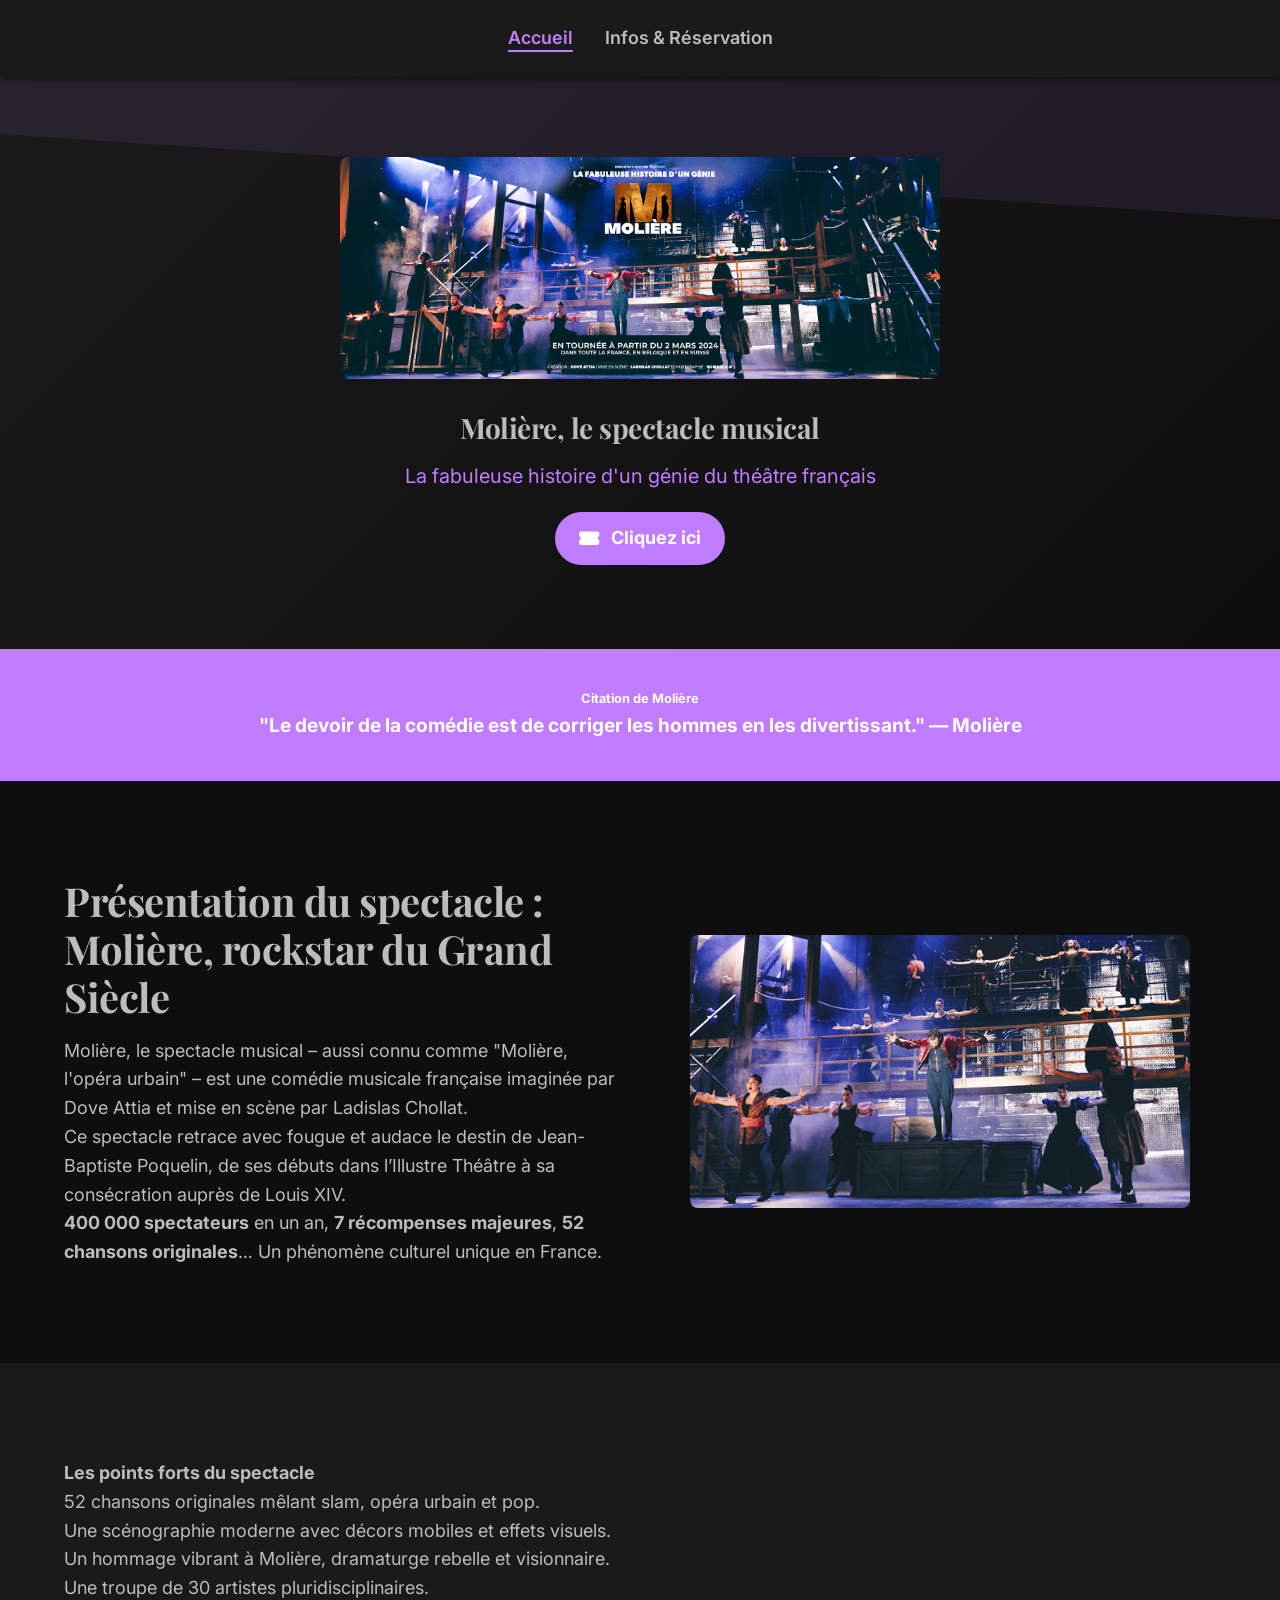
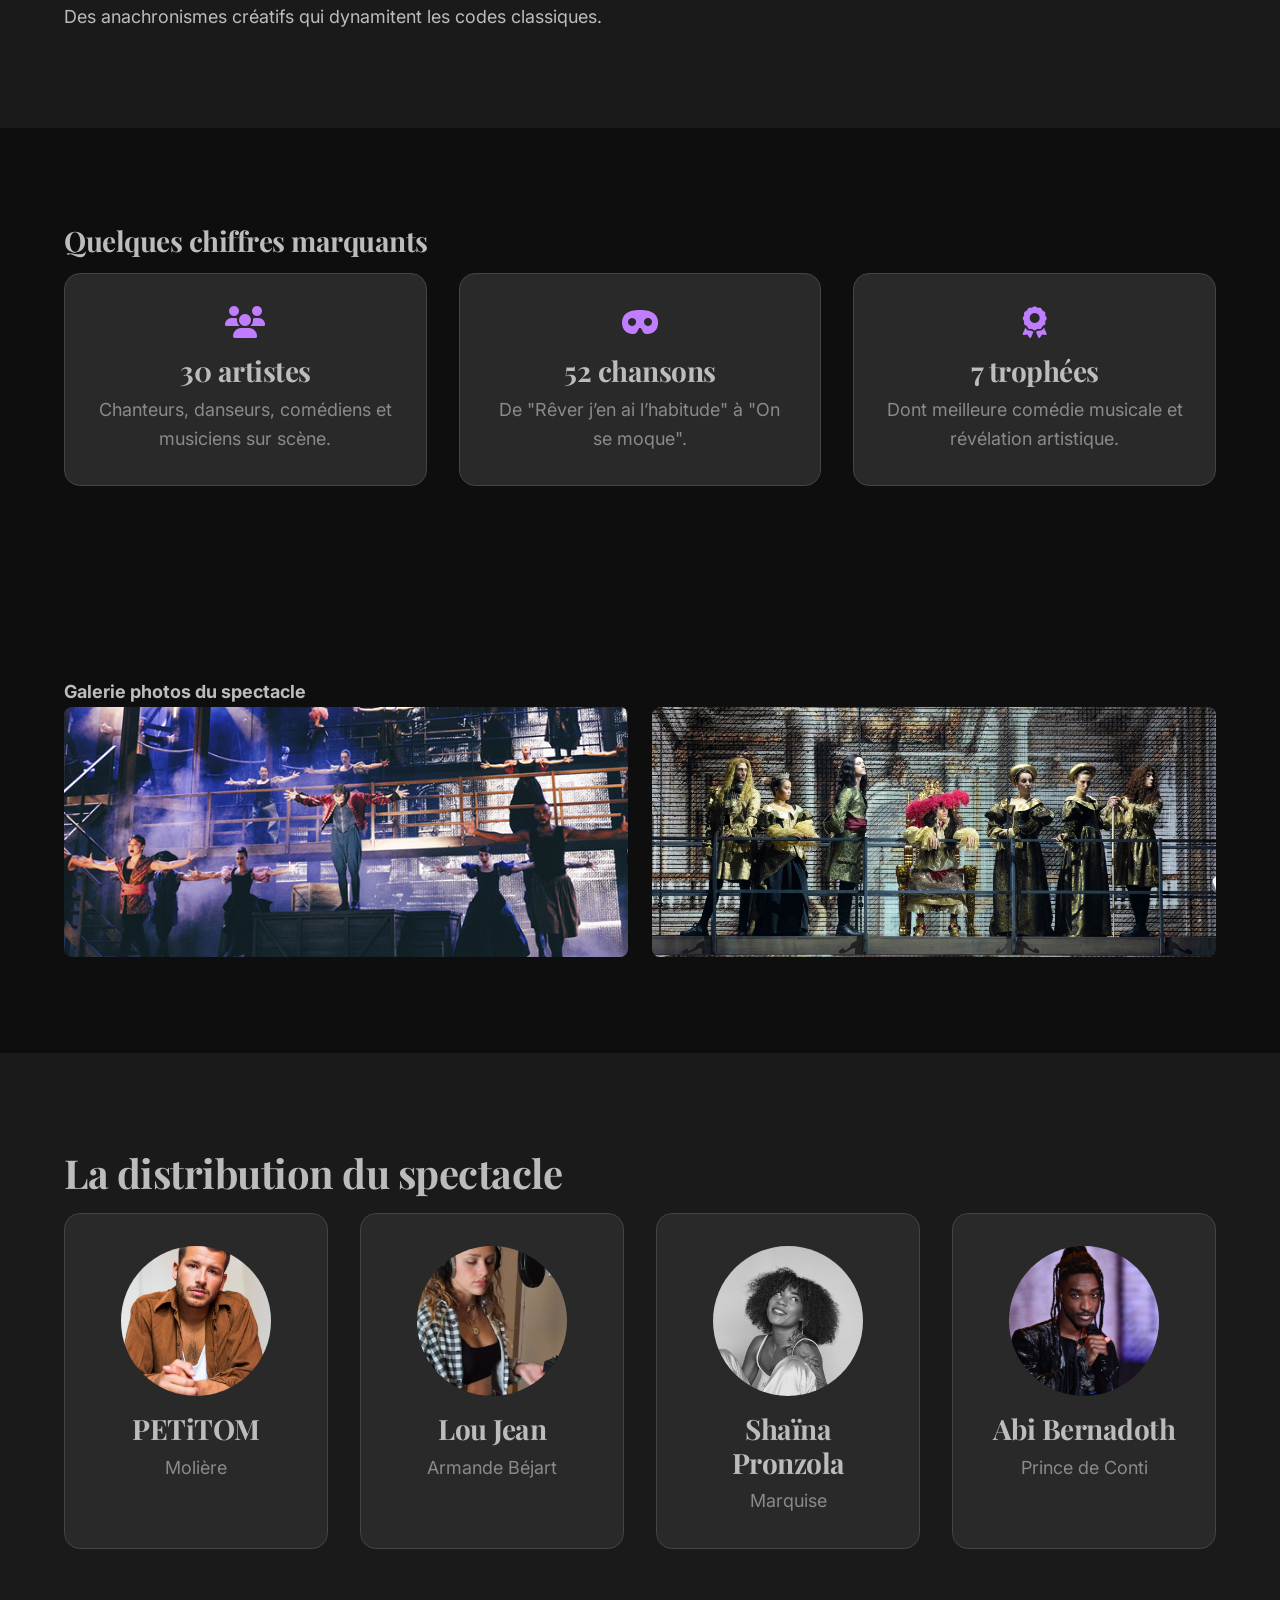
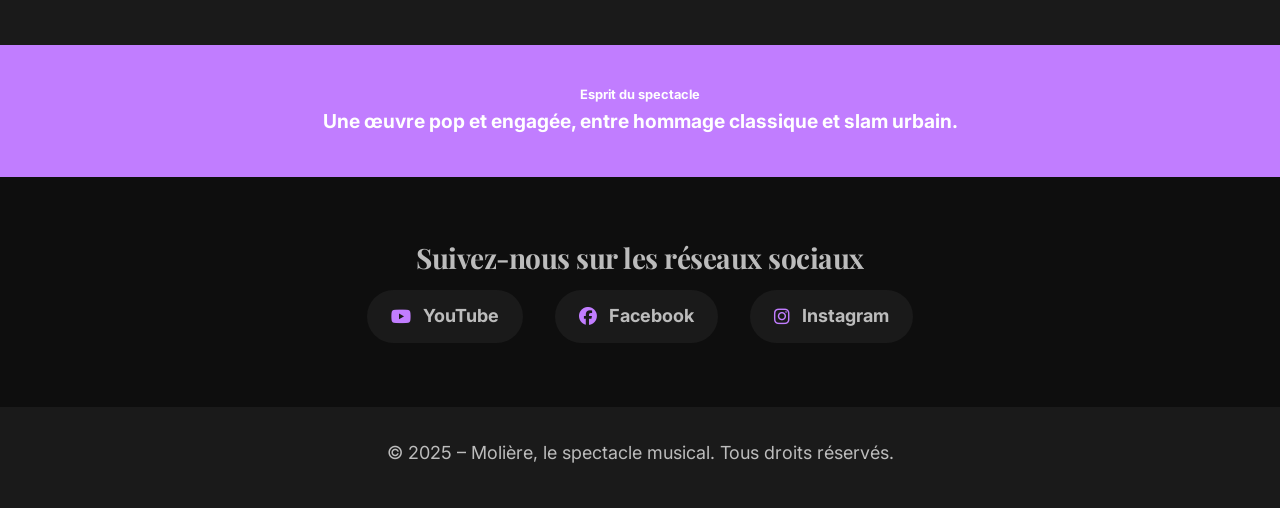
<file: eval-b2-ynov-master/eval-b2-ynov-master/index.html>
<!DOCTYPE html>
<html lang="fr">
  <head>
    <meta charset="UTF-8" />
    <meta name="viewport" content="width=device-width, initial-scale=1.0" />
    <title>Accueil – Molière, le spectacle musical</title>

    <link
      href="https://fonts.googleapis.com/css2?family=Inter:wght@400;600;700&family=Playfair+Display:wght@700&display=swap"
      rel="stylesheet"
    />

    <link rel="stylesheet" href="style.css" />
    <link
      rel="stylesheet"
      href="https://cdnjs.cloudflare.com/ajax/libs/font-awesome/6.4.0/css/all.min.css"
    />
  </head>

  <body>
    <div class="navbar">
      <div class="nav-container">
        <div>
          <a href="index.html" class="active" aria-current="page">Accueil</a>
        </div>
        <div>
          <a href="infos.html">Infos & Réservation</a>
        </div>
      </div>
    </div>

    <main id="contenu">
      <!-- Section Héros -->
      <div class="hero" role="banner">
        <div class="svg-decoration">
          <svg viewBox="0 0 1440 320" focusable="false">
            <path
              fill="#ffb347"
              fill-opacity="0.3"
              d="M0,64L1440,160L1440,0L0,0Z"
            ></path>
          </svg>
        </div>
        <div class="hero-content container">
          <img src="images/moliere.png" class="hero-image" />
          <div class="hero-text">
            <h3>Molière, le spectacle musical</h3>
            <p>La fabuleuse histoire d'un génie du théâtre français</p>
            <a href="infos.html#billetterie" class="btn">
              <i class="fas fa-ticket-alt" alt="Icône billet"></i>
              <span>Cliquez ici</span>
            </a>
          </div>
        </div>
      </div>

      <!-- Citation -->
      <div class="bandeau-citation">
        <h6 id="titre-citation">Citation de Molière</h6>
        <p>
          "Le devoir de la comédie est de corriger les hommes en les
          divertissant." — Molière
        </p>
      </div>

      <!-- Présentation du spectacle -->
      <section
        class="section-intro"
        role="region"
        aria-labelledby="titre-intro"
      >
        <div class="container grid grid-2">
          <div>
            <h2 id="titre-intro">
              Présentation du spectacle : Molière, rockstar du Grand Siècle
            </h2>
            <p>
              Molière, le spectacle musical – aussi connu comme "Molière,
              l'opéra urbain" – est une comédie musicale française imaginée par
              Dove Attia et mise en scène par Ladislas Chollat.
            </p>
            <p>
              Ce spectacle retrace avec fougue et audace le destin de
              Jean-Baptiste Poquelin, de ses débuts dans l’Illustre Théâtre à sa
              consécration auprès de Louis XIV.
            </p>
            <p>
              <strong>400 000 spectateurs</strong> en un an,
              <strong>7 récompenses majeures</strong>,
              <strong>52 chansons originales</strong>… Un phénomène culturel
              unique en France.
            </p>
          </div>
          <img
            src="images/scene1.png"
            alt="Image d'une belle scène"
            class="section-image"
          />
        </div>
      </section>

      <!-- Points forts -->
      <div
        class="section-intro alt-bg"
        role="region"
        aria-labelledby="titre-points"
      >
        <div class="container">
          <h4 id="titre-points">Les points forts du spectacle</h4>
          <p>52 chansons originales mêlant slam, opéra urbain et pop.</p>
          <p>Une scénographie moderne avec décors mobiles et effets visuels.</p>
          <p>
            Un hommage vibrant à Molière, dramaturge rebelle et visionnaire.
          </p>
          <p>Une troupe de 30 artistes pluridisciplinaires.</p>
          <p>Des anachronismes créatifs qui dynamitent les codes classiques.</p>
        </div>
      </div>

      <!-- Chiffres clés -->
      <section
        class="section-chiffres"
        role="region"
        aria-labelledby="titre-chiffres"
      >
        <div class="container">
          <h3 id="titre-chiffres">Quelques chiffres marquants</h3>
          <div class="cards">
            <div class="card">
              <i class="fas fa-users" alt="Icône utilisateurs"></i>
              <h3>30 artistes</h3>
              <p>Chanteurs, danseurs, comédiens et musiciens sur scène.</p>
            </div>
            <div class="card">
              <i class="fas fa-mask" alt="Icône masque"></i>
              <h3>52 chansons</h3>
              <p>De "Rêver j’en ai l’habitude" à "On se moque".</p>
            </div>
            <div class="card">
              <i class="fas fa-award" aria-hidden="true"></i>
              <h3>7 trophées</h3>
              <p>Dont meilleure comédie musicale et révélation artistique.</p>
            </div>
          </div>
        </div>
      </section>

      <!-- Galerie -->
      <section
        class="section-intro"
        role="region"
        aria-labelledby="titre-galerie"
      >
        <div class="container">
          <h4 id="titre-galerie">Galerie photos du spectacle</h4>
          <div class="gallery">
            <img src="images/scene1.png" />
            <img src="images/scene2.jpg" alt="Scène illustrative" />
          </div>
        </div>
      </section>

      <!-- Distribution -->
      <section
        class="section-intro alt-bg"
        role="region"
        aria-labelledby="titre-distribution"
      >
        <div class="container">
          <h2 id="titre-distribution">La distribution du spectacle</h2>
          <div class="cards">
            <div class="card">
              <img
                src="images/petitom.jpg"
                alt="Portrait de PETiTOM, interprète de Molière"
              />
              <h3>PETiTOM</h3>
              <p>Molière</p>
            </div>
            <div class="card">
              <img
                src="images/loujean.png"
                alt="Portrait de Lou Jean, interprète d'Armande Béjart"
              />
              <h3>Lou Jean</h3>
              <p>Armande Béjart</p>
            </div>
            <div class="card">
              <img
                src="images/shaina.jpeg"
                alt="Portrait de Shaïna Pronzola, interprète de Marquise"
              />
              <h3>Shaïna Pronzola</h3>
              <p>Marquise</p>
            </div>
            <div class="card">
              <img
                src="images/abi.jpg"
                alt="Portrait d’Abi Bernadoth, interprète du Prince de Conti"
              />
              <h3>Abi Bernadoth</h3>
              <p>Prince de Conti</p>
            </div>
          </div>
        </div>
      </section>

      <!-- Bandeau storytelling -->
      <div class="bandeau-citation">
        <h6 id="titre-story">Esprit du spectacle</h6>
        <p>Une œuvre pop et engagée, entre hommage classique et slam urbain.</p>
      </div>

      <!-- Réseaux sociaux -->
      <section
        class="section-reseaux"
        role="region"
        aria-labelledby="titre-reseaux"
      >
        <div class="container">
          <h3 id="titre-reseaux">Suivez-nous sur les réseaux sociaux</h3>
          <div class="reseaux-links">
            <a
              href="https://www.youtube.com/channel/UCc5t5wb25TAO4bCA1d8yMrQ"
              target="_blank"
              rel="noopener noreferrer"
              aria-label="Chaîne YouTube officielle du spectacle Molière"
            >
              <i class="fab fa-youtube" alt="Icône YouTube"></i> YouTube
            </a>
            <a
              href="https://www.facebook.com/moliereloperaurbain/?locale=fr_FR"
              target="_blank"
              rel="noopener noreferrer"
              aria-label="Page Facebook officielle du spectacle Molière"
            >
              <i class="fab fa-facebook" alt="Icône Facebook"></i> Facebook
            </a>
            <a
              href="https://www.instagram.com/molierelespectaclemusical/"
              target="_blank"
              rel="noopener noreferrer"
              aria-label="Profil Instagram du spectacle Molière"
            >
              <i class="fab fa-instagram" alt="Icône Instagram"></i> Instagram
            </a>
          </div>
        </div>
      </section>
    </main>

    <div class="footer">
      <div class="container">
        <p>
          &copy; 2025 – Molière, le spectacle musical. Tous droits réservés.
        </p>
      </div>
    </div>
  </body>
</html>
</file>
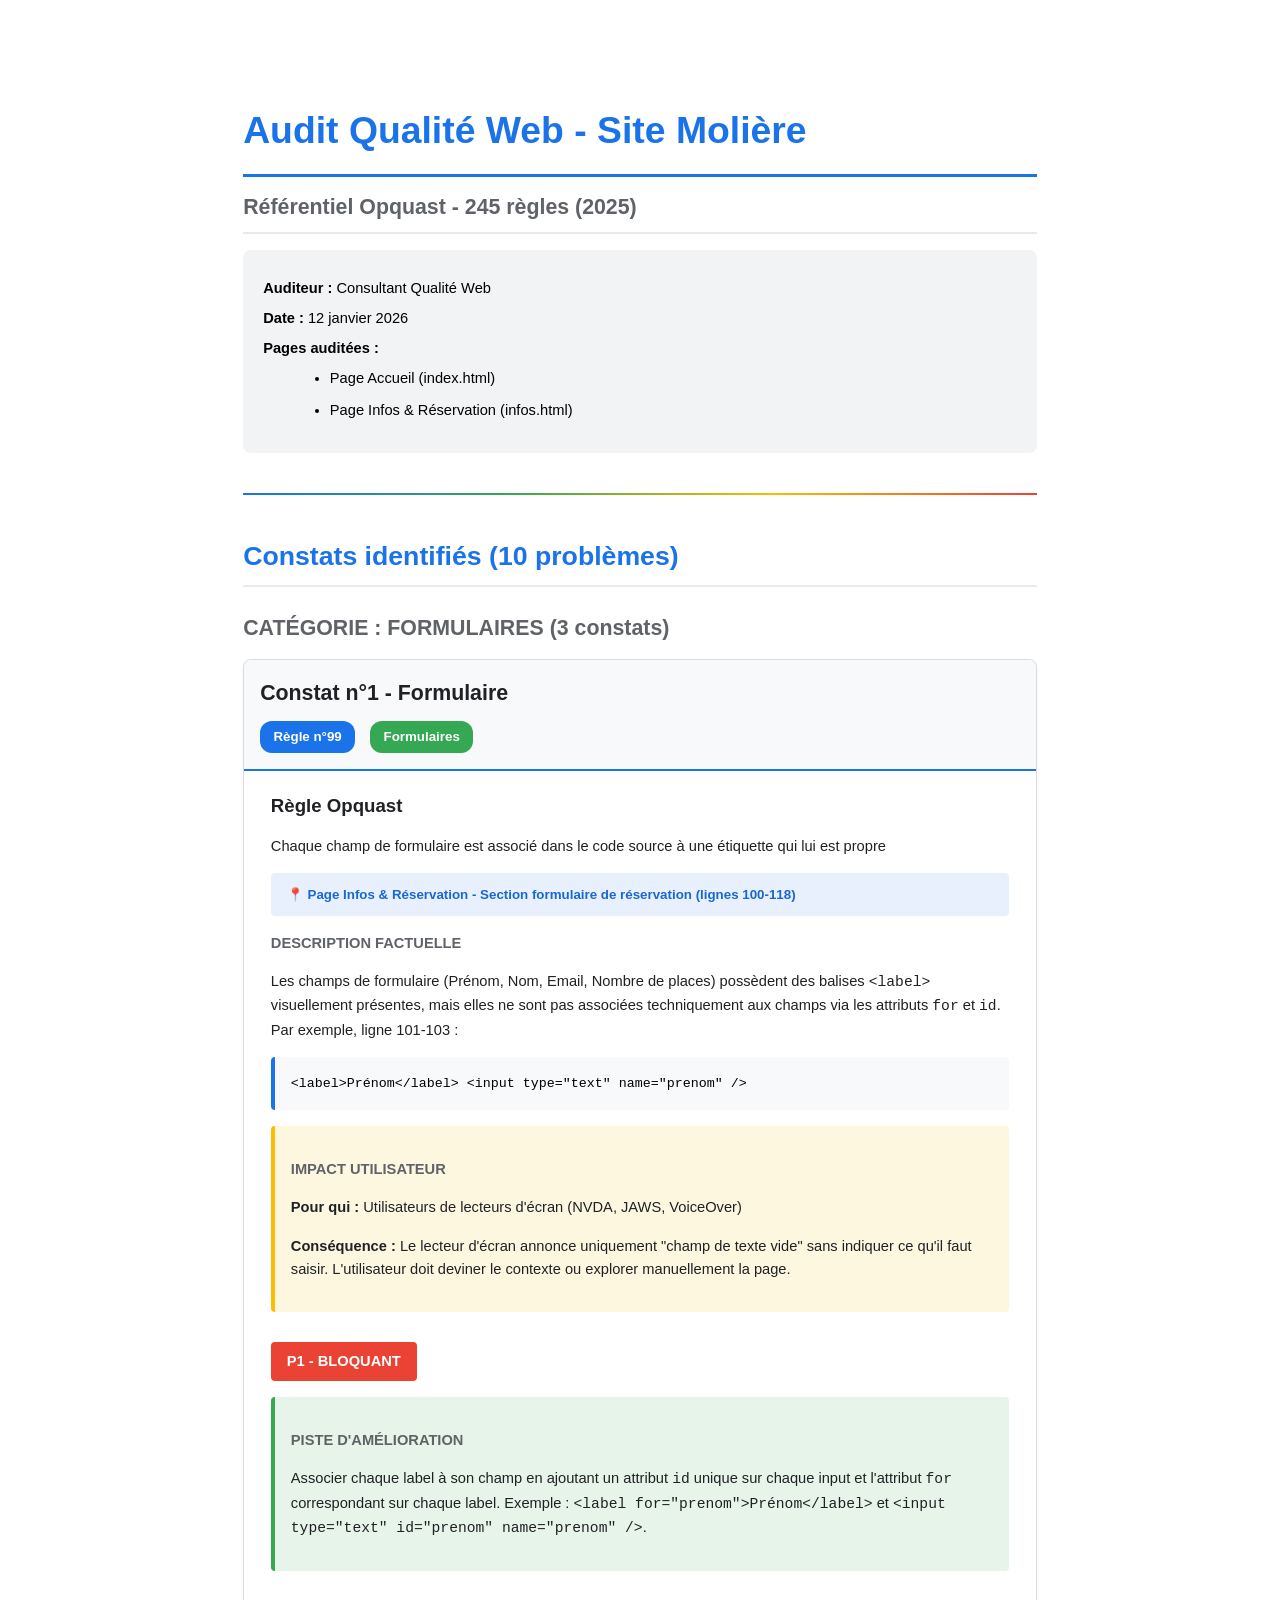
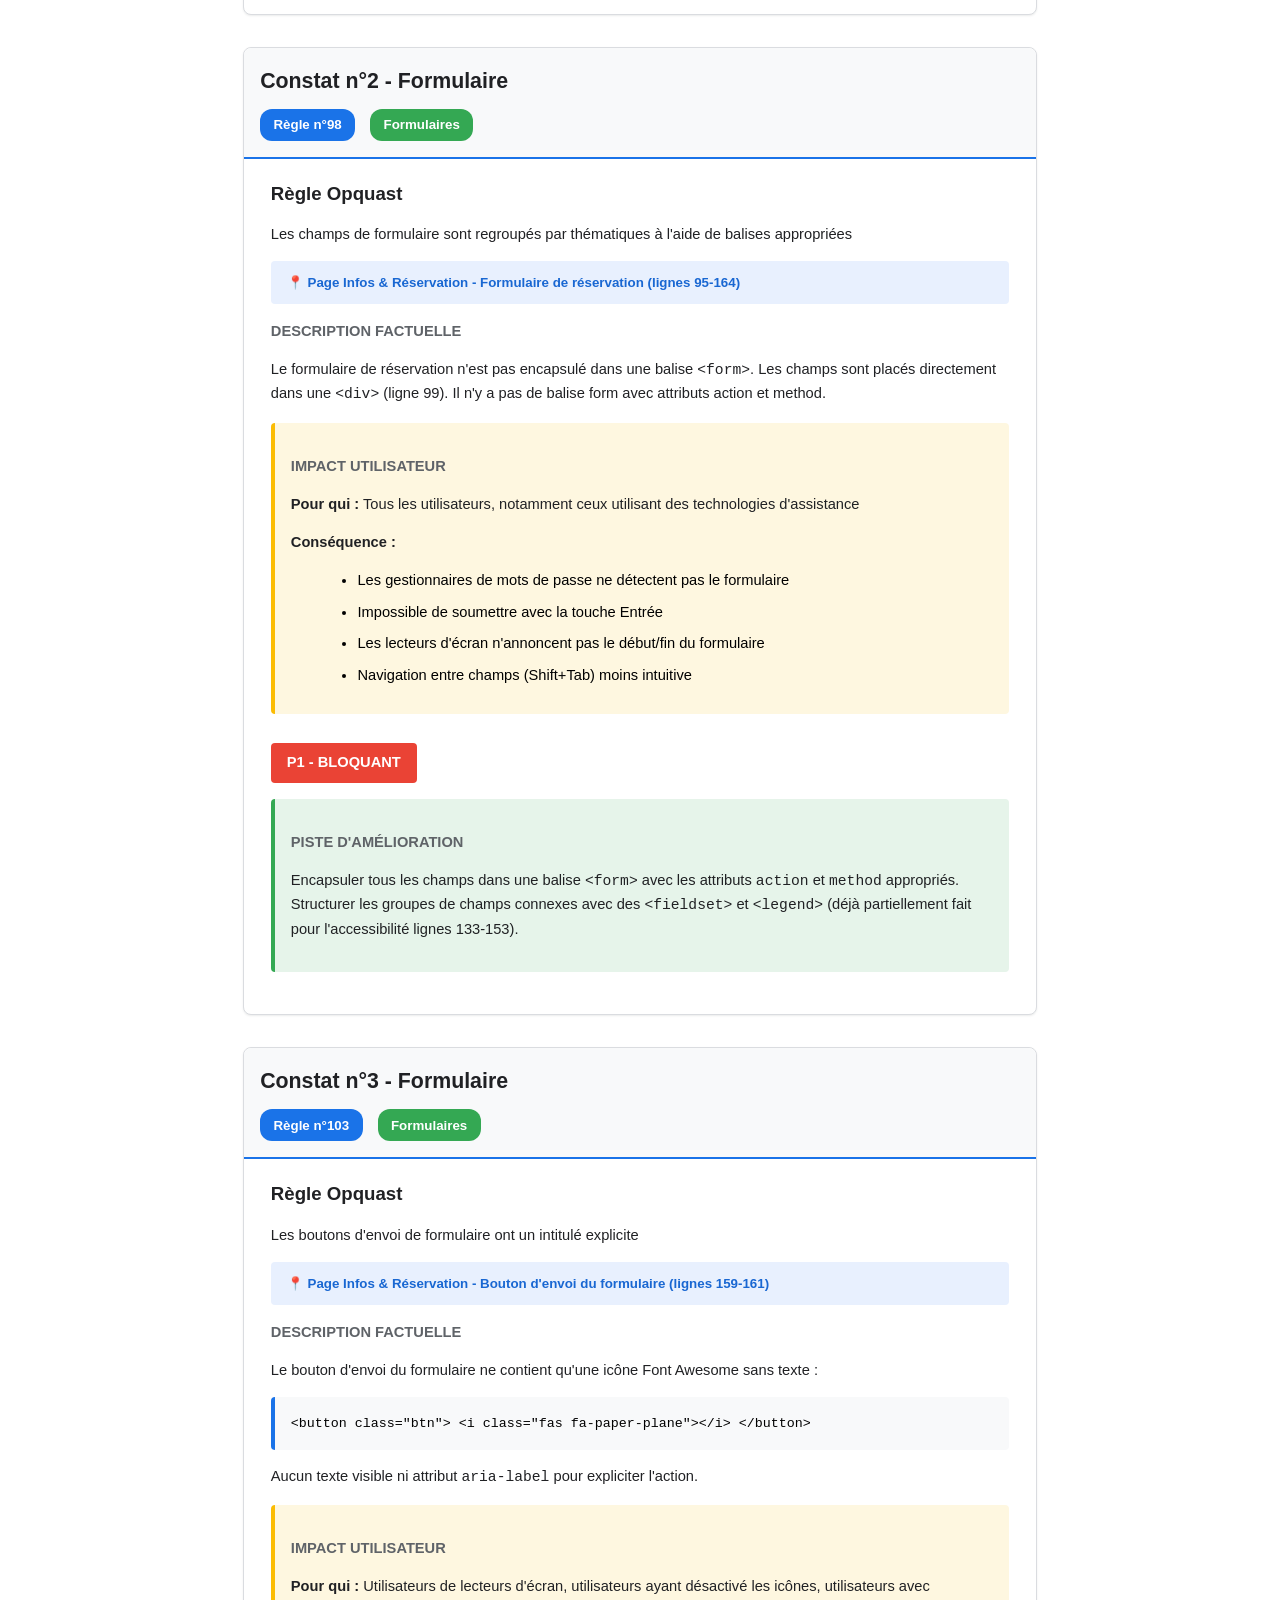
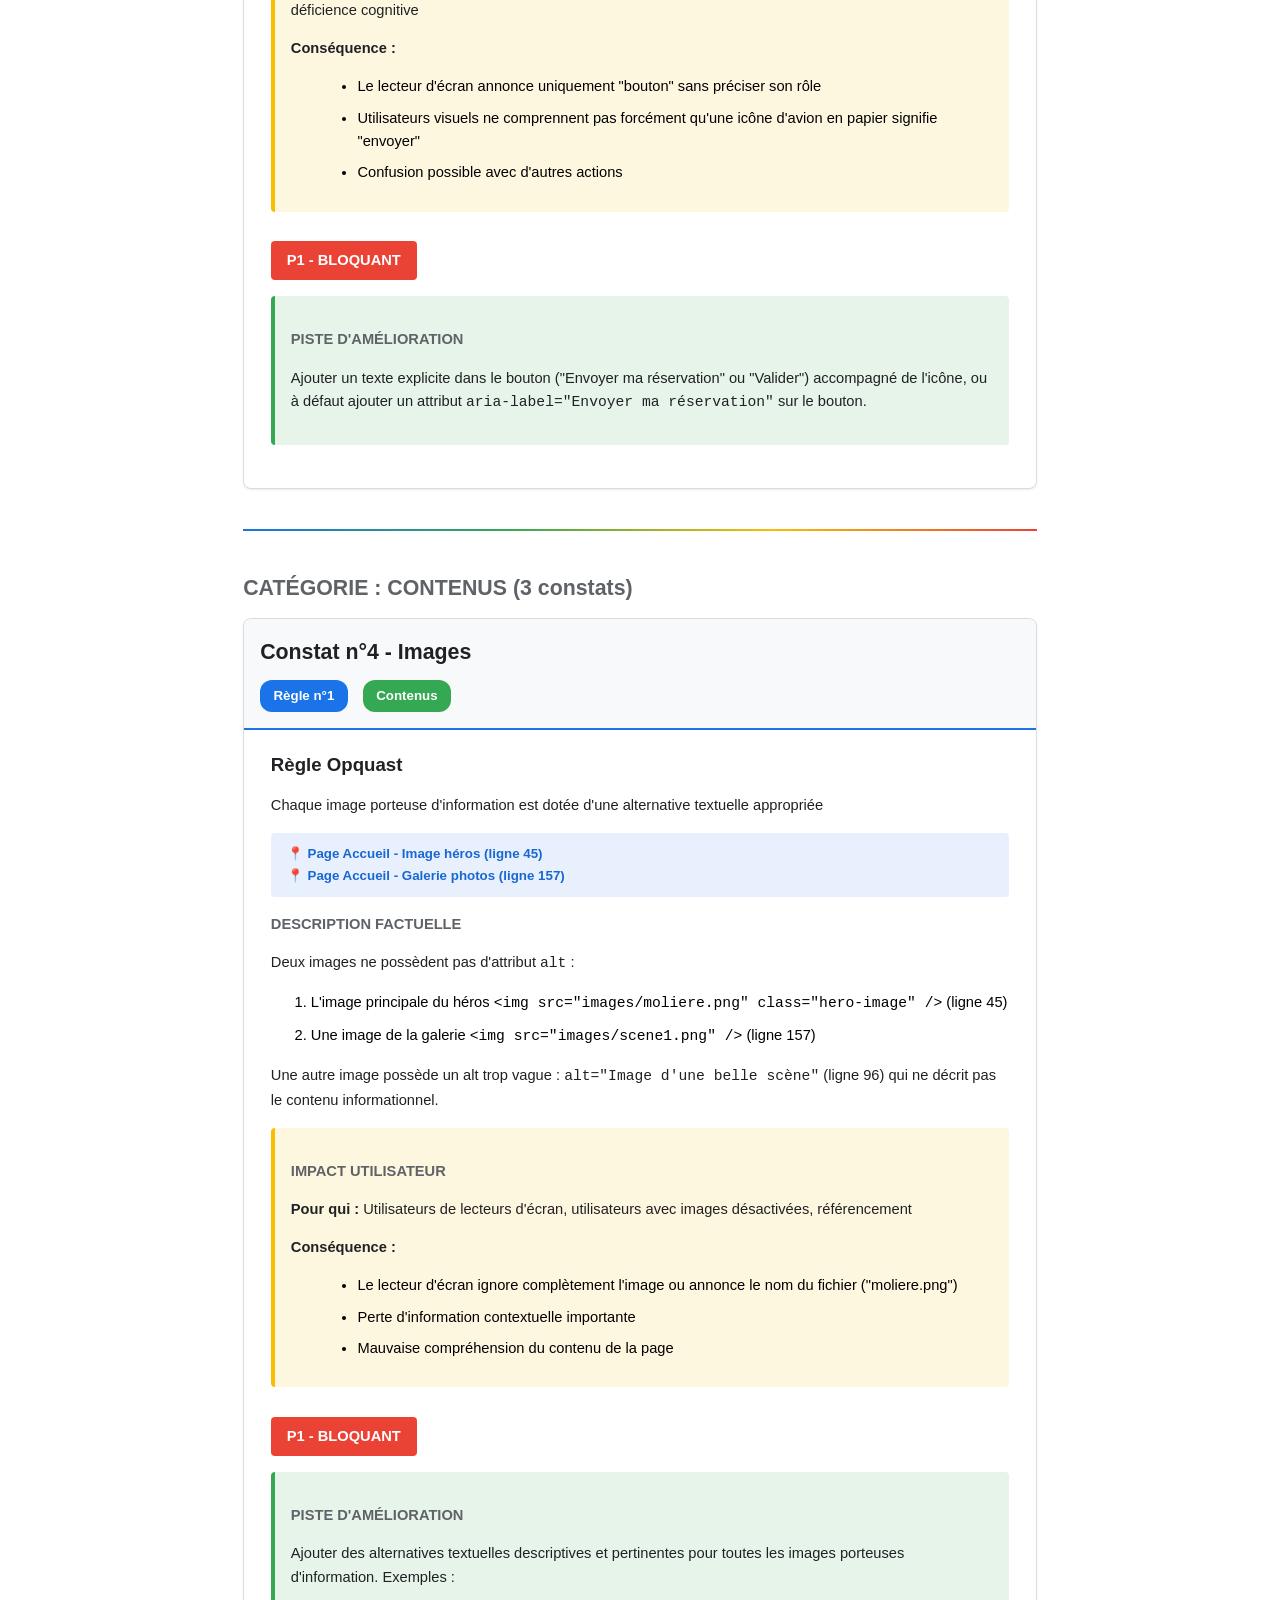
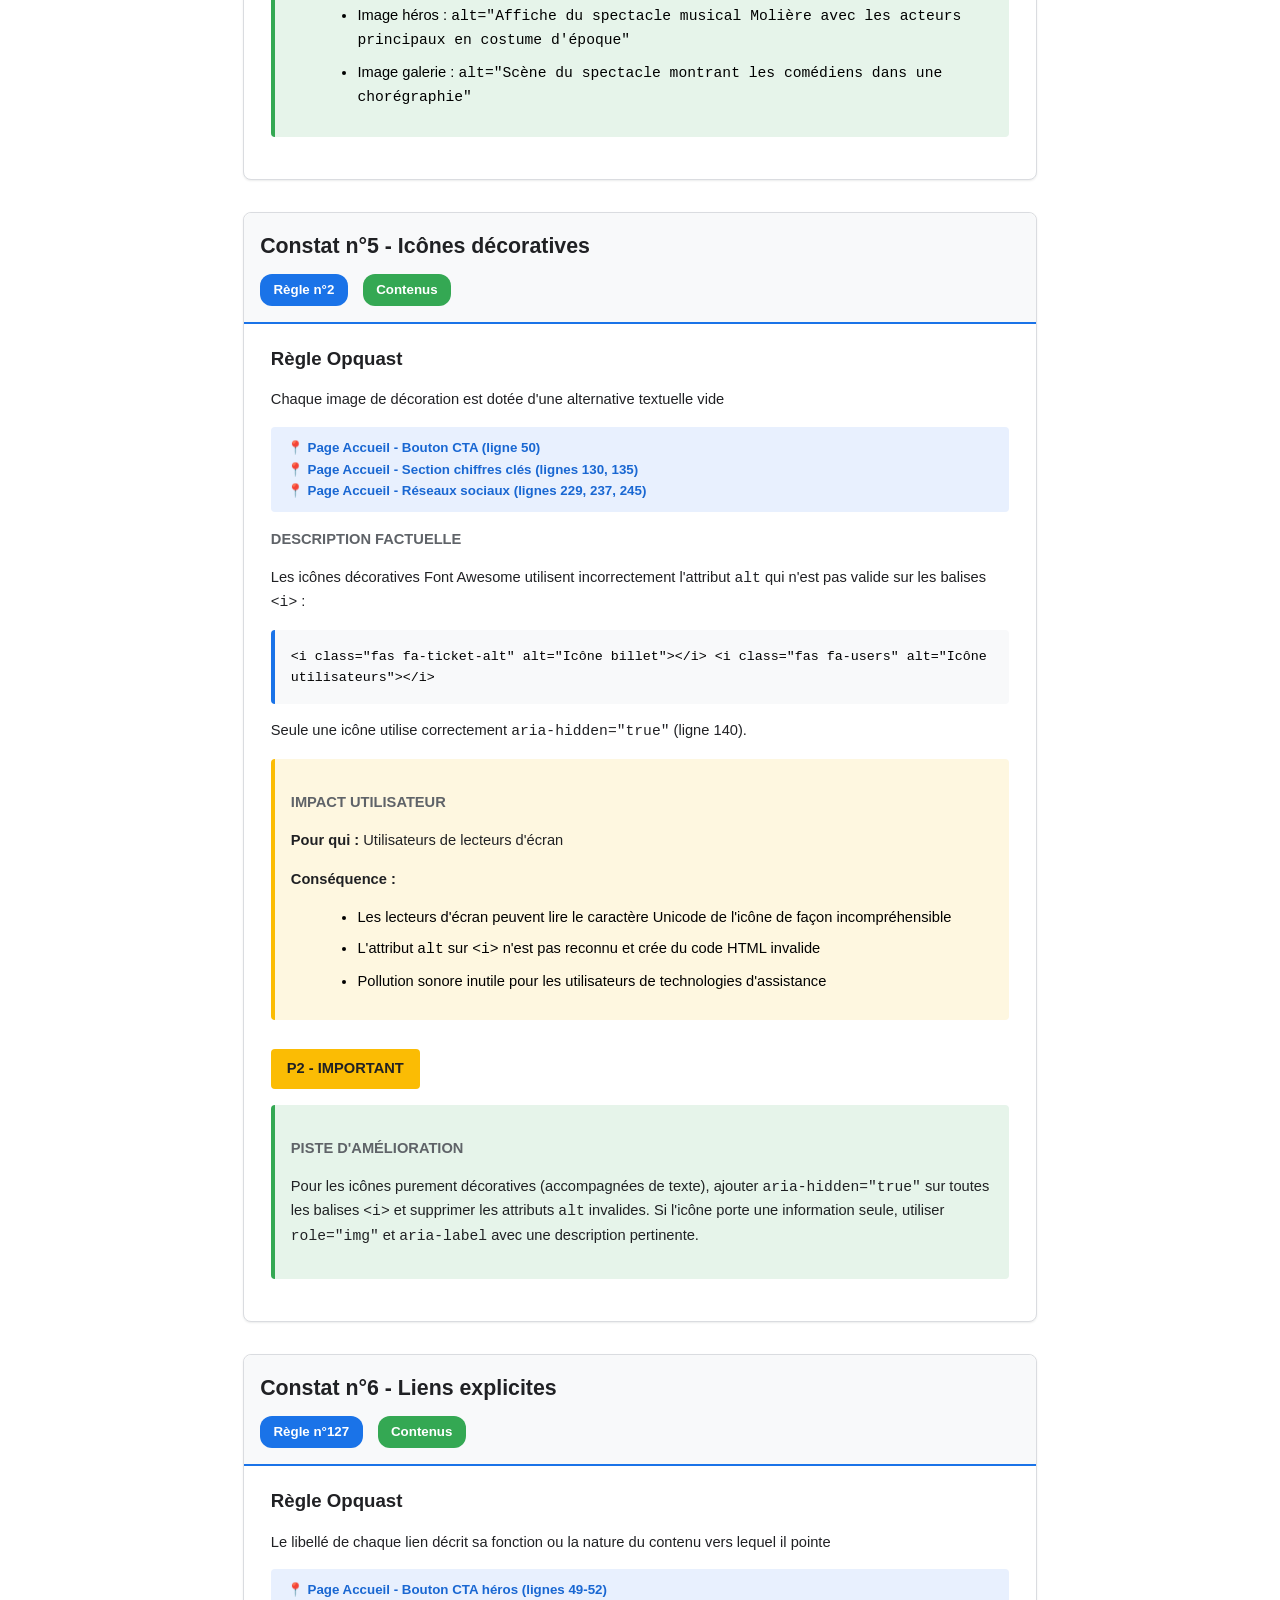
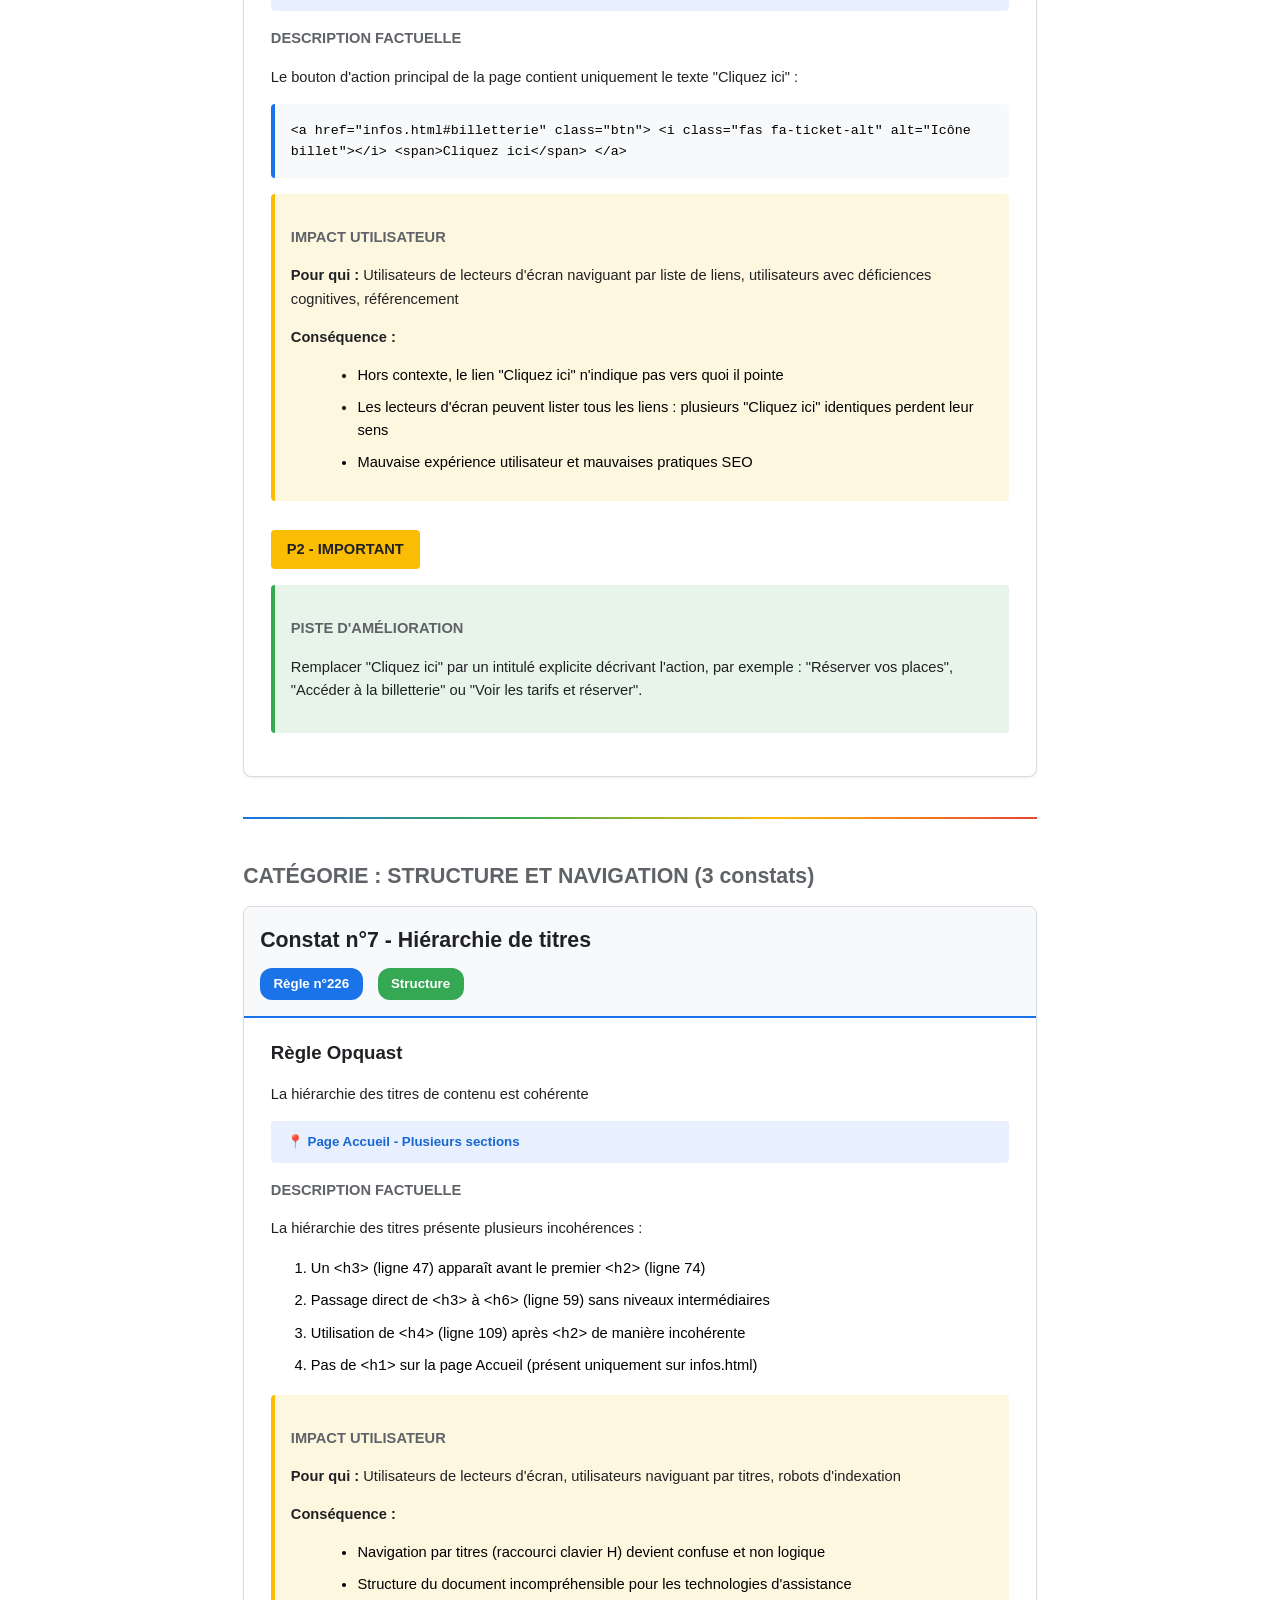
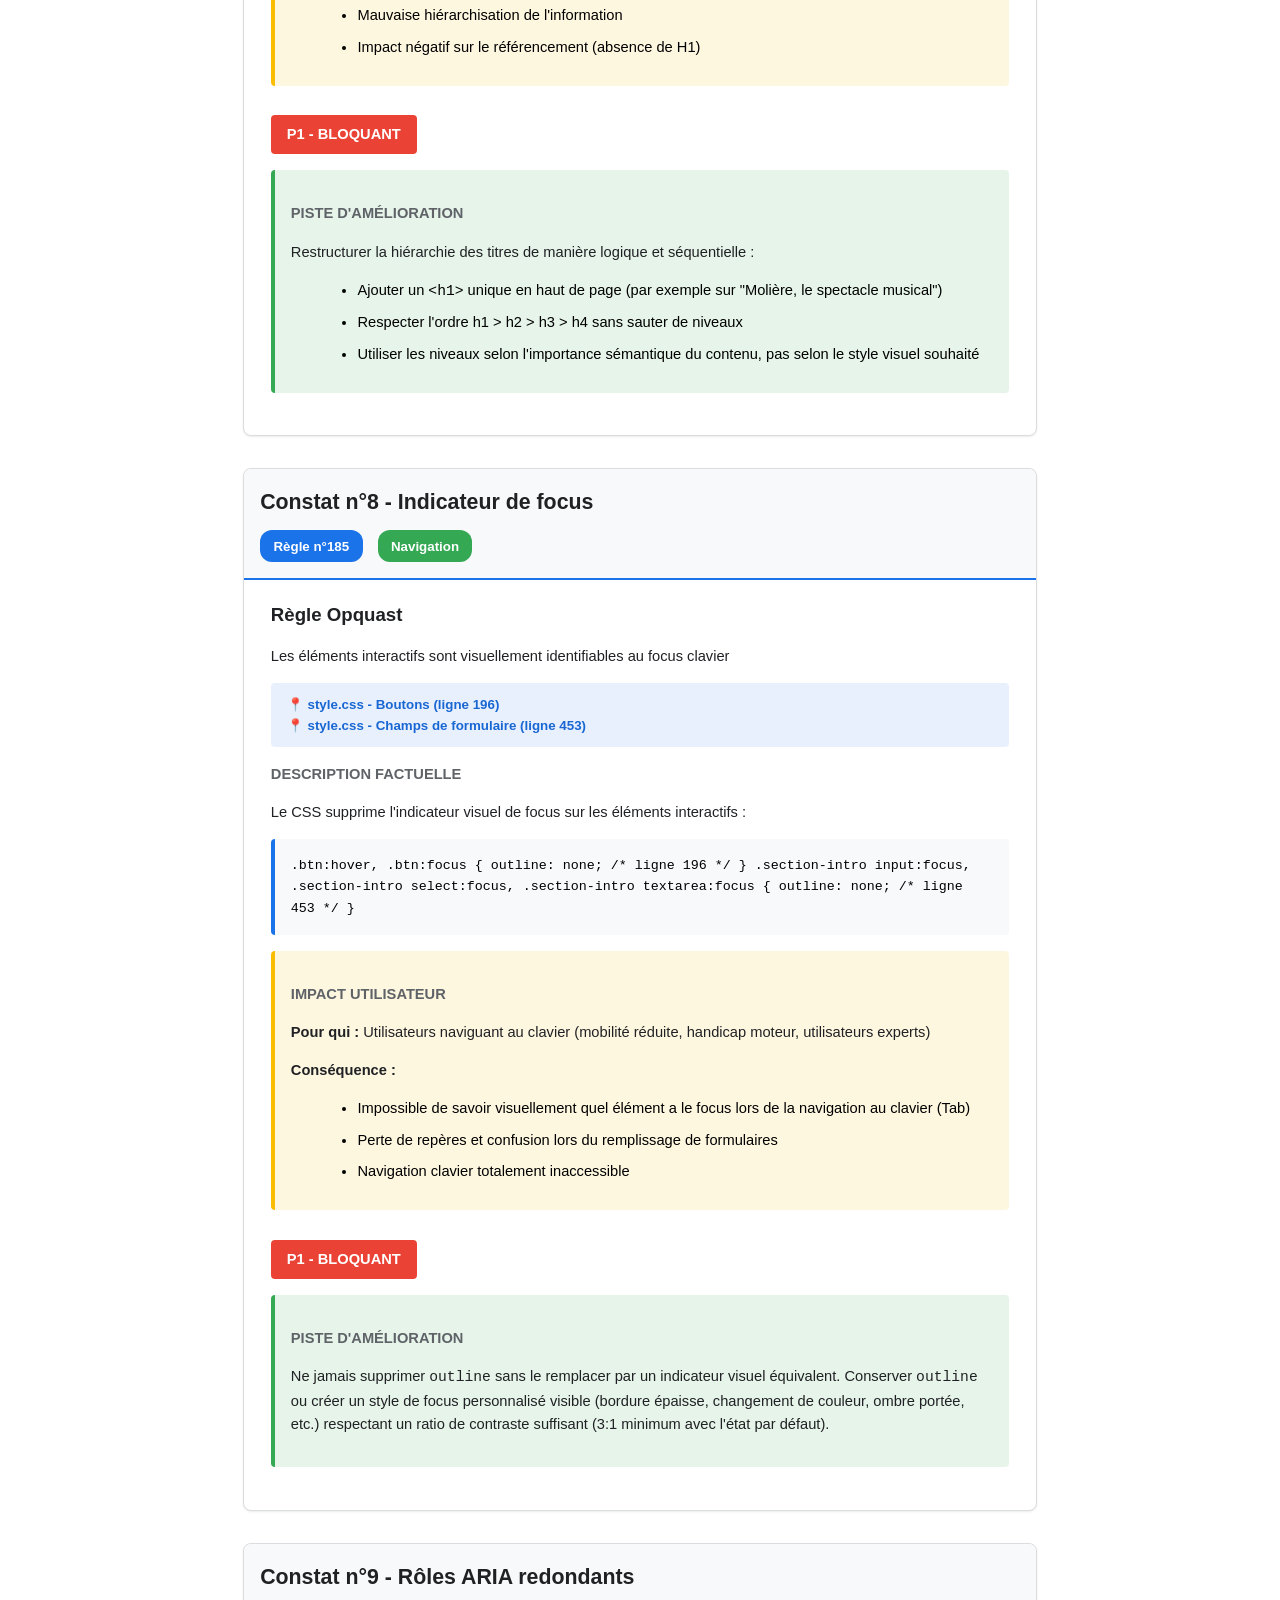
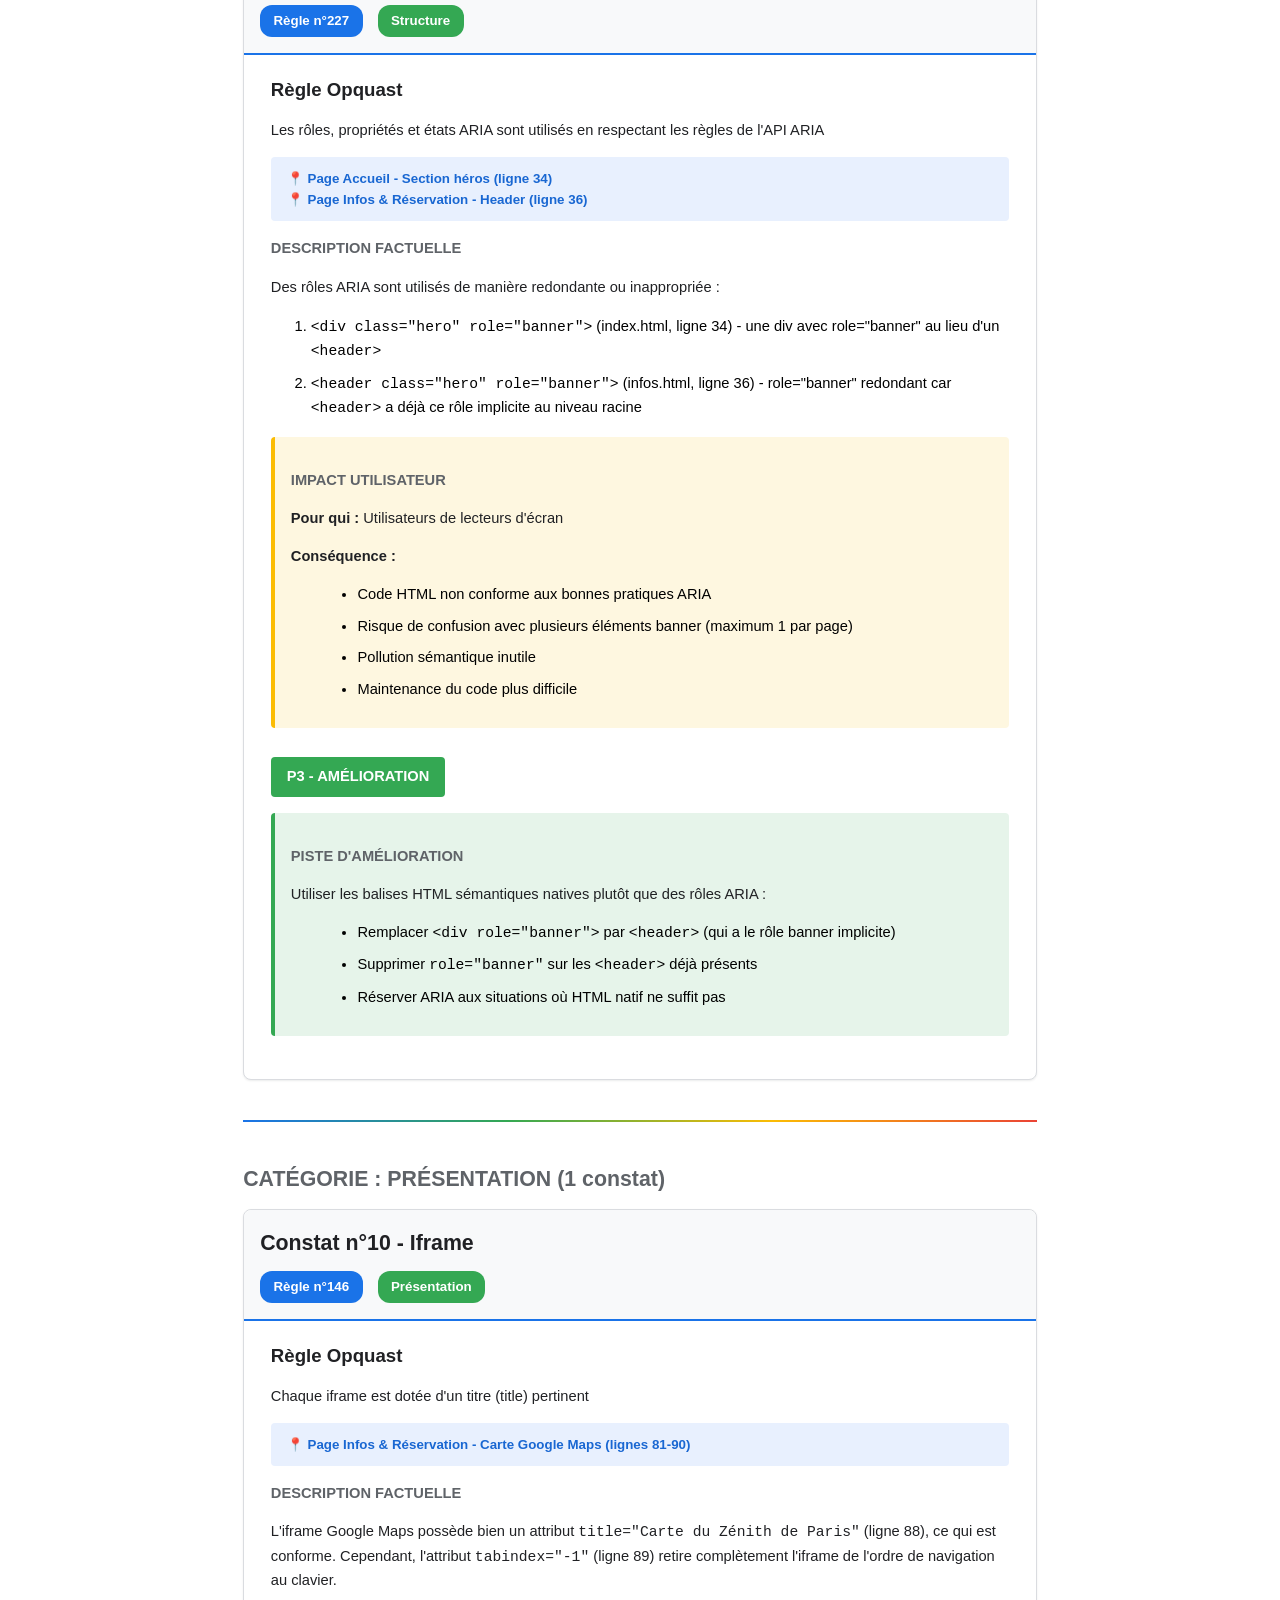
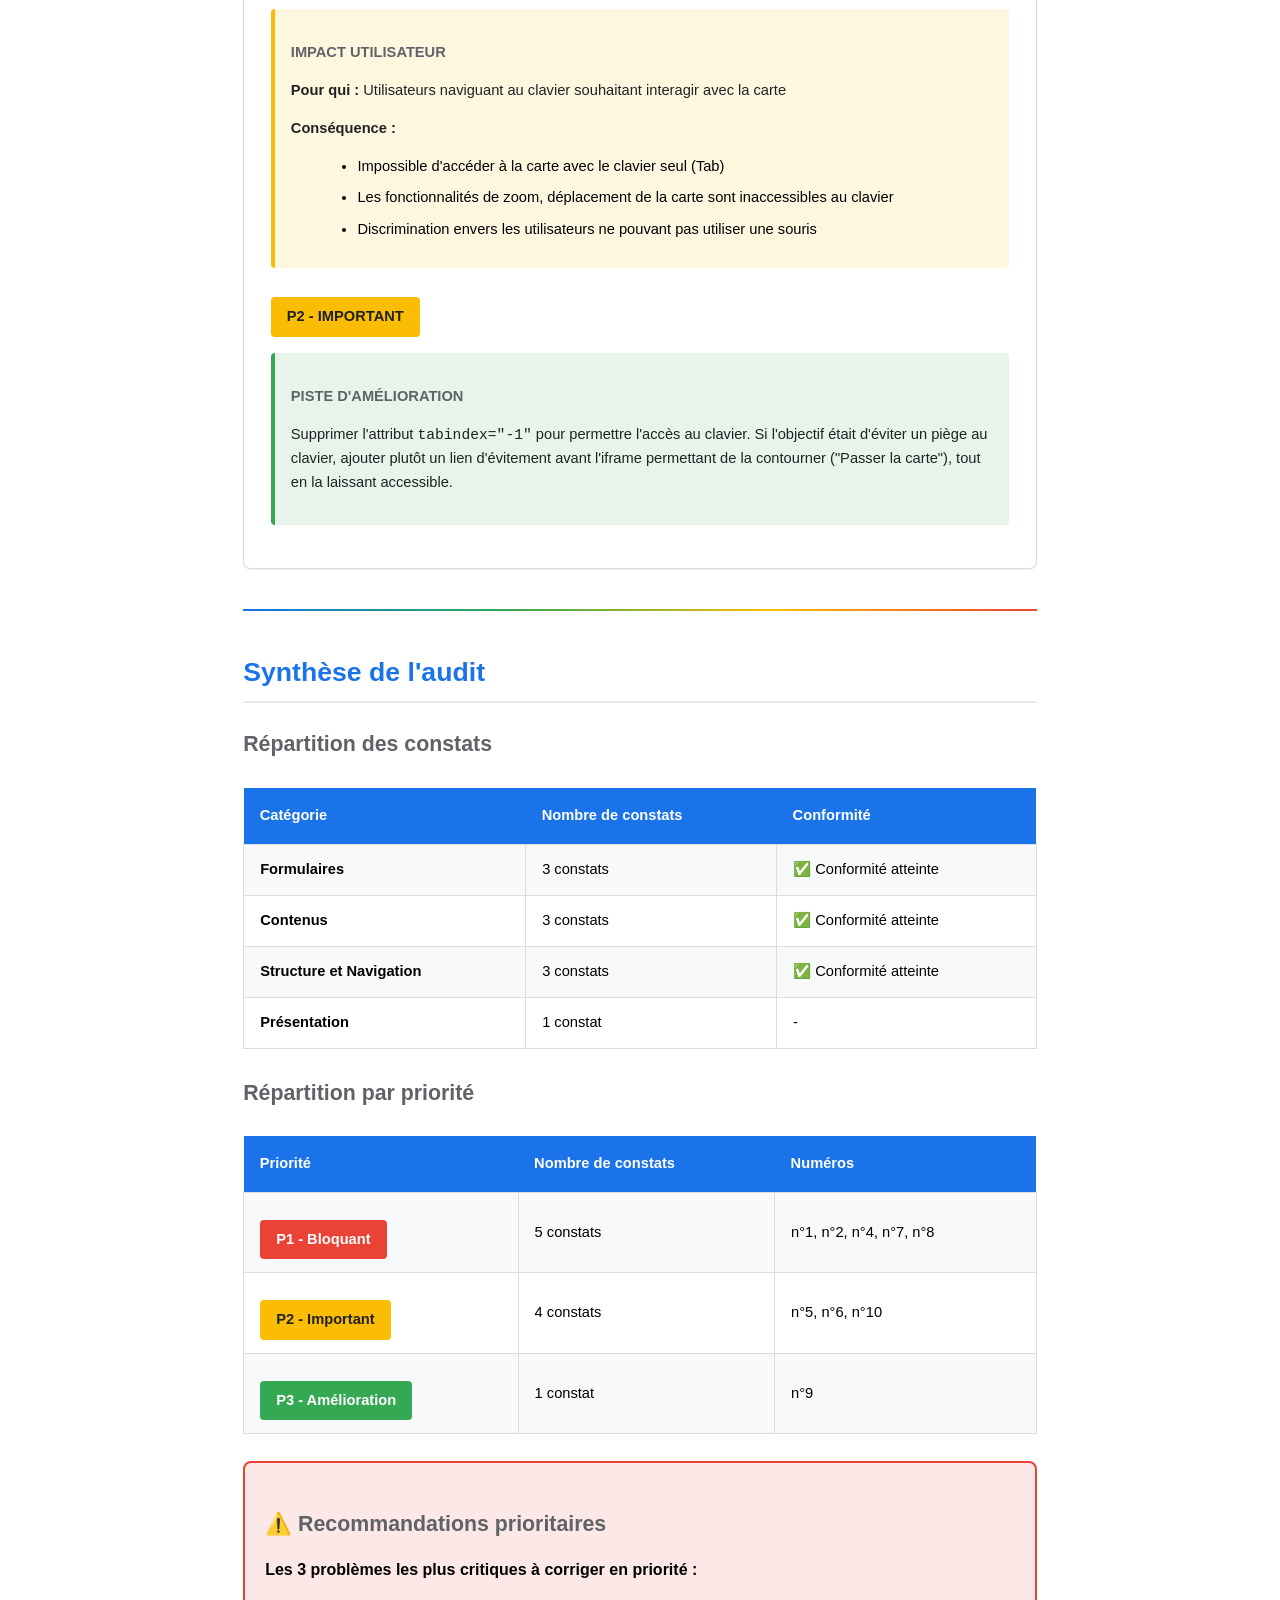
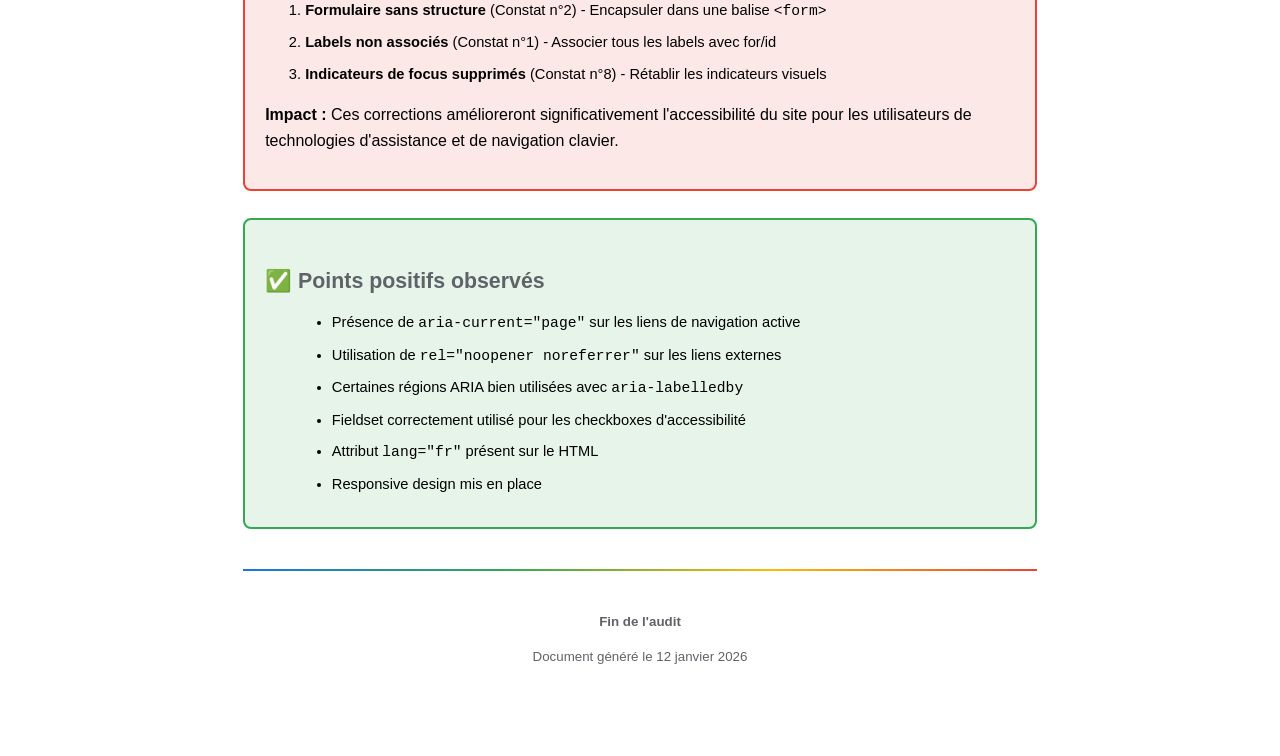
<file: AUDIT_OPQUAST_MOLIERE.html>
<!DOCTYPE html>
<html lang="fr">
<head>
    <meta charset="UTF-8">
    <meta name="viewport" content="width=device-width, initial-scale=1.0">
    <title>Audit Qualité Web - Site Molière</title>
    <style>
        body {
            font-family: 'Arial', sans-serif;
            line-height: 1.6;
            max-width: 210mm;
            margin: 0 auto;
            padding: 20mm;
            background-color: #ffffff;
            color: #000000;
        }

        h1 {
            color: #1a73e8;
            font-size: 28pt;
            margin-bottom: 10pt;
            border-bottom: 3px solid #1a73e8;
            padding-bottom: 10pt;
        }

        h2 {
            color: #1a73e8;
            font-size: 20pt;
            margin-top: 24pt;
            margin-bottom: 12pt;
            border-bottom: 2px solid #e8eaed;
            padding-bottom: 6pt;
        }

        h3 {
            color: #5f6368;
            font-size: 16pt;
            margin-top: 18pt;
            margin-bottom: 10pt;
        }

        h4 {
            color: #202124;
            font-size: 14pt;
            margin-top: 14pt;
            margin-bottom: 8pt;
            font-weight: 600;
        }

        .metadata {
            background-color: #f1f3f4;
            padding: 15pt;
            border-radius: 8px;
            margin-bottom: 20pt;
        }

        .metadata p {
            margin: 5pt 0;
            font-size: 11pt;
        }

        .constat {
            background-color: #ffffff;
            border: 1px solid #dadce0;
            border-radius: 8px;
            padding: 20pt;
            margin-bottom: 24pt;
            box-shadow: 0 1px 2px rgba(60, 64, 67, 0.1);
        }

        .constat-header {
            background-color: #f8f9fa;
            padding: 12pt;
            margin: -20pt -20pt 15pt -20pt;
            border-radius: 8px 8px 0 0;
            border-bottom: 2px solid #1a73e8;
        }

        .constat-title {
            font-size: 16pt;
            font-weight: bold;
            color: #202124;
            margin-bottom: 8pt;
        }

        .badge-regle {
            background-color: #1a73e8;
            color: white;
            padding: 4pt 10pt;
            border-radius: 12px;
            font-size: 10pt;
            font-weight: 600;
            display: inline-block;
            margin-right: 8pt;
        }

        .badge-categorie {
            background-color: #34a853;
            color: white;
            padding: 4pt 10pt;
            border-radius: 12px;
            font-size: 10pt;
            font-weight: 600;
            display: inline-block;
        }

        .badge-p1 {
            background-color: #ea4335;
            color: white;
            padding: 6pt 12pt;
            border-radius: 4px;
            font-size: 11pt;
            font-weight: bold;
            display: inline-block;
            margin-top: 10pt;
        }

        .badge-p2 {
            background-color: #fbbc04;
            color: #202124;
            padding: 6pt 12pt;
            border-radius: 4px;
            font-size: 11pt;
            font-weight: bold;
            display: inline-block;
            margin-top: 10pt;
        }

        .badge-p3 {
            background-color: #34a853;
            color: white;
            padding: 6pt 12pt;
            border-radius: 4px;
            font-size: 11pt;
            font-weight: bold;
            display: inline-block;
            margin-top: 10pt;
        }

        .section-content {
            margin-top: 12pt;
        }

        .section-label {
            font-weight: 600;
            color: #5f6368;
            font-size: 11pt;
            text-transform: uppercase;
            margin-top: 12pt;
            margin-bottom: 6pt;
        }

        .section-text {
            color: #202124;
            font-size: 11pt;
            line-height: 1.6;
        }

        .code-block {
            background-color: #f8f9fa;
            border-left: 4px solid #1a73e8;
            padding: 12pt;
            margin: 10pt 0;
            font-family: 'Courier New', monospace;
            font-size: 10pt;
            overflow-x: auto;
            border-radius: 4px;
        }

        .localisation {
            background-color: #e8f0fe;
            padding: 8pt 12pt;
            border-radius: 4px;
            font-size: 10pt;
            color: #1967d2;
            font-weight: 600;
            margin-bottom: 12pt;
        }

        .impact-box {
            background-color: #fef7e0;
            border-left: 4px solid #fbbc04;
            padding: 12pt;
            margin: 12pt 0;
            border-radius: 4px;
        }

        .amelioration-box {
            background-color: #e6f4ea;
            border-left: 4px solid #34a853;
            padding: 12pt;
            margin: 12pt 0;
            border-radius: 4px;
        }

        ul {
            margin-left: 20pt;
            margin-top: 8pt;
            margin-bottom: 8pt;
        }

        li {
            margin-bottom: 6pt;
            font-size: 11pt;
        }

        .synthese-table {
            width: 100%;
            border-collapse: collapse;
            margin: 20pt 0;
            font-size: 11pt;
        }

        .synthese-table th {
            background-color: #1a73e8;
            color: white;
            padding: 12pt;
            text-align: left;
            font-weight: 600;
        }

        .synthese-table td {
            padding: 10pt 12pt;
            border: 1px solid #dadce0;
        }

        .synthese-table tr:nth-child(even) {
            background-color: #f8f9fa;
        }

        .positifs-box {
            background-color: #e6f4ea;
            border: 2px solid #34a853;
            padding: 15pt;
            border-radius: 8px;
            margin: 20pt 0;
        }

        .recommandations-box {
            background-color: #fce8e6;
            border: 2px solid #ea4335;
            padding: 15pt;
            border-radius: 8px;
            margin: 20pt 0;
        }

        .separator {
            height: 2px;
            background: linear-gradient(to right, #1a73e8, #34a853, #fbbc04, #ea4335);
            margin: 30pt 0;
            border: none;
        }
    </style>
</head>
<body>

<h1>Audit Qualité Web - Site Molière</h1>
<h2 style="color: #5f6368; font-size: 16pt; margin-top: 0;">Référentiel Opquast - 245 règles (2025)</h2>

<div class="metadata">
    <p><strong>Auditeur :</strong> Consultant Qualité Web</p>
    <p><strong>Date :</strong> 12 janvier 2026</p>
    <p><strong>Pages auditées :</strong></p>
    <ul style="margin-left: 20pt; margin-top: 5pt;">
        <li>Page Accueil (index.html)</li>
        <li>Page Infos & Réservation (infos.html)</li>
    </ul>
</div>

<hr class="separator">

<h2>Constats identifiés (10 problèmes)</h2>

<h3>CATÉGORIE : FORMULAIRES (3 constats)</h3>

<!-- Constat 1 -->
<div class="constat">
    <div class="constat-header">
        <div class="constat-title">Constat n°1 - Formulaire</div>
        <span class="badge-regle">Règle n°99</span>
        <span class="badge-categorie">Formulaires</span>
    </div>

    <div class="section-content">
        <h4>Règle Opquast</h4>
        <p class="section-text">Chaque champ de formulaire est associé dans le code source à une étiquette qui lui est propre</p>

        <div class="localisation">
            📍 Page Infos & Réservation - Section formulaire de réservation (lignes 100-118)
        </div>

        <div class="section-label">Description factuelle</div>
        <p class="section-text">Les champs de formulaire (Prénom, Nom, Email, Nombre de places) possèdent des balises <code>&lt;label&gt;</code> visuellement présentes, mais elles ne sont pas associées techniquement aux champs via les attributs <code>for</code> et <code>id</code>. Par exemple, ligne 101-103 :</p>

        <div class="code-block">&lt;label&gt;Prénom&lt;/label&gt;
&lt;input type="text" name="prenom" /&gt;</div>

        <div class="impact-box">
            <div class="section-label">Impact utilisateur</div>
            <p class="section-text"><strong>Pour qui :</strong> Utilisateurs de lecteurs d'écran (NVDA, JAWS, VoiceOver)</p>
            <p class="section-text"><strong>Conséquence :</strong> Le lecteur d'écran annonce uniquement "champ de texte vide" sans indiquer ce qu'il faut saisir. L'utilisateur doit deviner le contexte ou explorer manuellement la page.</p>
        </div>

        <span class="badge-p1">P1 - BLOQUANT</span>

        <div class="amelioration-box">
            <div class="section-label">Piste d'amélioration</div>
            <p class="section-text">Associer chaque label à son champ en ajoutant un attribut <code>id</code> unique sur chaque input et l'attribut <code>for</code> correspondant sur chaque label. Exemple : <code>&lt;label for="prenom"&gt;Prénom&lt;/label&gt;</code> et <code>&lt;input type="text" id="prenom" name="prenom" /&gt;</code>.</p>
        </div>
    </div>
</div>

<!-- Constat 2 -->
<div class="constat">
    <div class="constat-header">
        <div class="constat-title">Constat n°2 - Formulaire</div>
        <span class="badge-regle">Règle n°98</span>
        <span class="badge-categorie">Formulaires</span>
    </div>

    <div class="section-content">
        <h4>Règle Opquast</h4>
        <p class="section-text">Les champs de formulaire sont regroupés par thématiques à l'aide de balises appropriées</p>

        <div class="localisation">
            📍 Page Infos & Réservation - Formulaire de réservation (lignes 95-164)
        </div>

        <div class="section-label">Description factuelle</div>
        <p class="section-text">Le formulaire de réservation n'est pas encapsulé dans une balise <code>&lt;form&gt;</code>. Les champs sont placés directement dans une <code>&lt;div&gt;</code> (ligne 99). Il n'y a pas de balise form avec attributs action et method.</p>

        <div class="impact-box">
            <div class="section-label">Impact utilisateur</div>
            <p class="section-text"><strong>Pour qui :</strong> Tous les utilisateurs, notamment ceux utilisant des technologies d'assistance</p>
            <p class="section-text"><strong>Conséquence :</strong></p>
            <ul>
                <li>Les gestionnaires de mots de passe ne détectent pas le formulaire</li>
                <li>Impossible de soumettre avec la touche Entrée</li>
                <li>Les lecteurs d'écran n'annoncent pas le début/fin du formulaire</li>
                <li>Navigation entre champs (Shift+Tab) moins intuitive</li>
            </ul>
        </div>

        <span class="badge-p1">P1 - BLOQUANT</span>

        <div class="amelioration-box">
            <div class="section-label">Piste d'amélioration</div>
            <p class="section-text">Encapsuler tous les champs dans une balise <code>&lt;form&gt;</code> avec les attributs <code>action</code> et <code>method</code> appropriés. Structurer les groupes de champs connexes avec des <code>&lt;fieldset&gt;</code> et <code>&lt;legend&gt;</code> (déjà partiellement fait pour l'accessibilité lignes 133-153).</p>
        </div>
    </div>
</div>

<!-- Constat 3 -->
<div class="constat">
    <div class="constat-header">
        <div class="constat-title">Constat n°3 - Formulaire</div>
        <span class="badge-regle">Règle n°103</span>
        <span class="badge-categorie">Formulaires</span>
    </div>

    <div class="section-content">
        <h4>Règle Opquast</h4>
        <p class="section-text">Les boutons d'envoi de formulaire ont un intitulé explicite</p>

        <div class="localisation">
            📍 Page Infos & Réservation - Bouton d'envoi du formulaire (lignes 159-161)
        </div>

        <div class="section-label">Description factuelle</div>
        <p class="section-text">Le bouton d'envoi du formulaire ne contient qu'une icône Font Awesome sans texte :</p>

        <div class="code-block">&lt;button class="btn"&gt;
  &lt;i class="fas fa-paper-plane"&gt;&lt;/i&gt;
&lt;/button&gt;</div>

        <p class="section-text">Aucun texte visible ni attribut <code>aria-label</code> pour expliciter l'action.</p>

        <div class="impact-box">
            <div class="section-label">Impact utilisateur</div>
            <p class="section-text"><strong>Pour qui :</strong> Utilisateurs de lecteurs d'écran, utilisateurs ayant désactivé les icônes, utilisateurs avec déficience cognitive</p>
            <p class="section-text"><strong>Conséquence :</strong></p>
            <ul>
                <li>Le lecteur d'écran annonce uniquement "bouton" sans préciser son rôle</li>
                <li>Utilisateurs visuels ne comprennent pas forcément qu'une icône d'avion en papier signifie "envoyer"</li>
                <li>Confusion possible avec d'autres actions</li>
            </ul>
        </div>

        <span class="badge-p1">P1 - BLOQUANT</span>

        <div class="amelioration-box">
            <div class="section-label">Piste d'amélioration</div>
            <p class="section-text">Ajouter un texte explicite dans le bouton ("Envoyer ma réservation" ou "Valider") accompagné de l'icône, ou à défaut ajouter un attribut <code>aria-label="Envoyer ma réservation"</code> sur le bouton.</p>
        </div>
    </div>
</div>

<hr class="separator">

<h3>CATÉGORIE : CONTENUS (3 constats)</h3>

<!-- Constat 4 -->
<div class="constat">
    <div class="constat-header">
        <div class="constat-title">Constat n°4 - Images</div>
        <span class="badge-regle">Règle n°1</span>
        <span class="badge-categorie">Contenus</span>
    </div>

    <div class="section-content">
        <h4>Règle Opquast</h4>
        <p class="section-text">Chaque image porteuse d'information est dotée d'une alternative textuelle appropriée</p>

        <div class="localisation">
            📍 Page Accueil - Image héros (ligne 45)<br>
            📍 Page Accueil - Galerie photos (ligne 157)
        </div>

        <div class="section-label">Description factuelle</div>
        <p class="section-text">Deux images ne possèdent pas d'attribut <code>alt</code> :</p>
        <ol>
            <li>L'image principale du héros <code>&lt;img src="images/moliere.png" class="hero-image" /&gt;</code> (ligne 45)</li>
            <li>Une image de la galerie <code>&lt;img src="images/scene1.png" /&gt;</code> (ligne 157)</li>
        </ol>
        <p class="section-text">Une autre image possède un alt trop vague : <code>alt="Image d'une belle scène"</code> (ligne 96) qui ne décrit pas le contenu informationnel.</p>

        <div class="impact-box">
            <div class="section-label">Impact utilisateur</div>
            <p class="section-text"><strong>Pour qui :</strong> Utilisateurs de lecteurs d'écran, utilisateurs avec images désactivées, référencement</p>
            <p class="section-text"><strong>Conséquence :</strong></p>
            <ul>
                <li>Le lecteur d'écran ignore complètement l'image ou annonce le nom du fichier ("moliere.png")</li>
                <li>Perte d'information contextuelle importante</li>
                <li>Mauvaise compréhension du contenu de la page</li>
            </ul>
        </div>

        <span class="badge-p1">P1 - BLOQUANT</span>

        <div class="amelioration-box">
            <div class="section-label">Piste d'amélioration</div>
            <p class="section-text">Ajouter des alternatives textuelles descriptives et pertinentes pour toutes les images porteuses d'information. Exemples :</p>
            <ul>
                <li>Image héros : <code>alt="Affiche du spectacle musical Molière avec les acteurs principaux en costume d'époque"</code></li>
                <li>Image galerie : <code>alt="Scène du spectacle montrant les comédiens dans une chorégraphie"</code></li>
            </ul>
        </div>
    </div>
</div>

<!-- Constat 5 -->
<div class="constat">
    <div class="constat-header">
        <div class="constat-title">Constat n°5 - Icônes décoratives</div>
        <span class="badge-regle">Règle n°2</span>
        <span class="badge-categorie">Contenus</span>
    </div>

    <div class="section-content">
        <h4>Règle Opquast</h4>
        <p class="section-text">Chaque image de décoration est dotée d'une alternative textuelle vide</p>

        <div class="localisation">
            📍 Page Accueil - Bouton CTA (ligne 50)<br>
            📍 Page Accueil - Section chiffres clés (lignes 130, 135)<br>
            📍 Page Accueil - Réseaux sociaux (lignes 229, 237, 245)
        </div>

        <div class="section-label">Description factuelle</div>
        <p class="section-text">Les icônes décoratives Font Awesome utilisent incorrectement l'attribut <code>alt</code> qui n'est pas valide sur les balises <code>&lt;i&gt;</code> :</p>

        <div class="code-block">&lt;i class="fas fa-ticket-alt" alt="Icône billet"&gt;&lt;/i&gt;
&lt;i class="fas fa-users" alt="Icône utilisateurs"&gt;&lt;/i&gt;</div>

        <p class="section-text">Seule une icône utilise correctement <code>aria-hidden="true"</code> (ligne 140).</p>

        <div class="impact-box">
            <div class="section-label">Impact utilisateur</div>
            <p class="section-text"><strong>Pour qui :</strong> Utilisateurs de lecteurs d'écran</p>
            <p class="section-text"><strong>Conséquence :</strong></p>
            <ul>
                <li>Les lecteurs d'écran peuvent lire le caractère Unicode de l'icône de façon incompréhensible</li>
                <li>L'attribut <code>alt</code> sur <code>&lt;i&gt;</code> n'est pas reconnu et crée du code HTML invalide</li>
                <li>Pollution sonore inutile pour les utilisateurs de technologies d'assistance</li>
            </ul>
        </div>

        <span class="badge-p2">P2 - IMPORTANT</span>

        <div class="amelioration-box">
            <div class="section-label">Piste d'amélioration</div>
            <p class="section-text">Pour les icônes purement décoratives (accompagnées de texte), ajouter <code>aria-hidden="true"</code> sur toutes les balises <code>&lt;i&gt;</code> et supprimer les attributs <code>alt</code> invalides. Si l'icône porte une information seule, utiliser <code>role="img"</code> et <code>aria-label</code> avec une description pertinente.</p>
        </div>
    </div>
</div>

<!-- Constat 6 -->
<div class="constat">
    <div class="constat-header">
        <div class="constat-title">Constat n°6 - Liens explicites</div>
        <span class="badge-regle">Règle n°127</span>
        <span class="badge-categorie">Contenus</span>
    </div>

    <div class="section-content">
        <h4>Règle Opquast</h4>
        <p class="section-text">Le libellé de chaque lien décrit sa fonction ou la nature du contenu vers lequel il pointe</p>

        <div class="localisation">
            📍 Page Accueil - Bouton CTA héros (lignes 49-52)
        </div>

        <div class="section-label">Description factuelle</div>
        <p class="section-text">Le bouton d'action principal de la page contient uniquement le texte "Cliquez ici" :</p>

        <div class="code-block">&lt;a href="infos.html#billetterie" class="btn"&gt;
  &lt;i class="fas fa-ticket-alt" alt="Icône billet"&gt;&lt;/i&gt;
  &lt;span&gt;Cliquez ici&lt;/span&gt;
&lt;/a&gt;</div>

        <div class="impact-box">
            <div class="section-label">Impact utilisateur</div>
            <p class="section-text"><strong>Pour qui :</strong> Utilisateurs de lecteurs d'écran naviguant par liste de liens, utilisateurs avec déficiences cognitives, référencement</p>
            <p class="section-text"><strong>Conséquence :</strong></p>
            <ul>
                <li>Hors contexte, le lien "Cliquez ici" n'indique pas vers quoi il pointe</li>
                <li>Les lecteurs d'écran peuvent lister tous les liens : plusieurs "Cliquez ici" identiques perdent leur sens</li>
                <li>Mauvaise expérience utilisateur et mauvaises pratiques SEO</li>
            </ul>
        </div>

        <span class="badge-p2">P2 - IMPORTANT</span>

        <div class="amelioration-box">
            <div class="section-label">Piste d'amélioration</div>
            <p class="section-text">Remplacer "Cliquez ici" par un intitulé explicite décrivant l'action, par exemple : "Réserver vos places", "Accéder à la billetterie" ou "Voir les tarifs et réserver".</p>
        </div>
    </div>
</div>

<hr class="separator">

<h3>CATÉGORIE : STRUCTURE ET NAVIGATION (3 constats)</h3>

<!-- Constat 7 -->
<div class="constat">
    <div class="constat-header">
        <div class="constat-title">Constat n°7 - Hiérarchie de titres</div>
        <span class="badge-regle">Règle n°226</span>
        <span class="badge-categorie">Structure</span>
    </div>

    <div class="section-content">
        <h4>Règle Opquast</h4>
        <p class="section-text">La hiérarchie des titres de contenu est cohérente</p>

        <div class="localisation">
            📍 Page Accueil - Plusieurs sections
        </div>

        <div class="section-label">Description factuelle</div>
        <p class="section-text">La hiérarchie des titres présente plusieurs incohérences :</p>
        <ol>
            <li>Un <code>&lt;h3&gt;</code> (ligne 47) apparaît avant le premier <code>&lt;h2&gt;</code> (ligne 74)</li>
            <li>Passage direct de <code>&lt;h3&gt;</code> à <code>&lt;h6&gt;</code> (ligne 59) sans niveaux intermédiaires</li>
            <li>Utilisation de <code>&lt;h4&gt;</code> (ligne 109) après <code>&lt;h2&gt;</code> de manière incohérente</li>
            <li>Pas de <code>&lt;h1&gt;</code> sur la page Accueil (présent uniquement sur infos.html)</li>
        </ol>

        <div class="impact-box">
            <div class="section-label">Impact utilisateur</div>
            <p class="section-text"><strong>Pour qui :</strong> Utilisateurs de lecteurs d'écran, utilisateurs naviguant par titres, robots d'indexation</p>
            <p class="section-text"><strong>Conséquence :</strong></p>
            <ul>
                <li>Navigation par titres (raccourci clavier H) devient confuse et non logique</li>
                <li>Structure du document incompréhensible pour les technologies d'assistance</li>
                <li>Mauvaise hiérarchisation de l'information</li>
                <li>Impact négatif sur le référencement (absence de H1)</li>
            </ul>
        </div>

        <span class="badge-p1">P1 - BLOQUANT</span>

        <div class="amelioration-box">
            <div class="section-label">Piste d'amélioration</div>
            <p class="section-text">Restructurer la hiérarchie des titres de manière logique et séquentielle :</p>
            <ul>
                <li>Ajouter un <code>&lt;h1&gt;</code> unique en haut de page (par exemple sur "Molière, le spectacle musical")</li>
                <li>Respecter l'ordre h1 &gt; h2 &gt; h3 &gt; h4 sans sauter de niveaux</li>
                <li>Utiliser les niveaux selon l'importance sémantique du contenu, pas selon le style visuel souhaité</li>
            </ul>
        </div>
    </div>
</div>

<!-- Constat 8 -->
<div class="constat">
    <div class="constat-header">
        <div class="constat-title">Constat n°8 - Indicateur de focus</div>
        <span class="badge-regle">Règle n°185</span>
        <span class="badge-categorie">Navigation</span>
    </div>

    <div class="section-content">
        <h4>Règle Opquast</h4>
        <p class="section-text">Les éléments interactifs sont visuellement identifiables au focus clavier</p>

        <div class="localisation">
            📍 style.css - Boutons (ligne 196)<br>
            📍 style.css - Champs de formulaire (ligne 453)
        </div>

        <div class="section-label">Description factuelle</div>
        <p class="section-text">Le CSS supprime l'indicateur visuel de focus sur les éléments interactifs :</p>

        <div class="code-block">.btn:hover,
.btn:focus {
  outline: none; /* ligne 196 */
}

.section-intro input:focus,
.section-intro select:focus,
.section-intro textarea:focus {
  outline: none; /* ligne 453 */
}</div>

        <div class="impact-box">
            <div class="section-label">Impact utilisateur</div>
            <p class="section-text"><strong>Pour qui :</strong> Utilisateurs naviguant au clavier (mobilité réduite, handicap moteur, utilisateurs experts)</p>
            <p class="section-text"><strong>Conséquence :</strong></p>
            <ul>
                <li>Impossible de savoir visuellement quel élément a le focus lors de la navigation au clavier (Tab)</li>
                <li>Perte de repères et confusion lors du remplissage de formulaires</li>
                <li>Navigation clavier totalement inaccessible</li>
            </ul>
        </div>

        <span class="badge-p1">P1 - BLOQUANT</span>

        <div class="amelioration-box">
            <div class="section-label">Piste d'amélioration</div>
            <p class="section-text">Ne jamais supprimer <code>outline</code> sans le remplacer par un indicateur visuel équivalent. Conserver <code>outline</code> ou créer un style de focus personnalisé visible (bordure épaisse, changement de couleur, ombre portée, etc.) respectant un ratio de contraste suffisant (3:1 minimum avec l'état par défaut).</p>
        </div>
    </div>
</div>

<!-- Constat 9 -->
<div class="constat">
    <div class="constat-header">
        <div class="constat-title">Constat n°9 - Rôles ARIA redondants</div>
        <span class="badge-regle">Règle n°227</span>
        <span class="badge-categorie">Structure</span>
    </div>

    <div class="section-content">
        <h4>Règle Opquast</h4>
        <p class="section-text">Les rôles, propriétés et états ARIA sont utilisés en respectant les règles de l'API ARIA</p>

        <div class="localisation">
            📍 Page Accueil - Section héros (ligne 34)<br>
            📍 Page Infos & Réservation - Header (ligne 36)
        </div>

        <div class="section-label">Description factuelle</div>
        <p class="section-text">Des rôles ARIA sont utilisés de manière redondante ou inappropriée :</p>
        <ol>
            <li><code>&lt;div class="hero" role="banner"&gt;</code> (index.html, ligne 34) - une div avec role="banner" au lieu d'un <code>&lt;header&gt;</code></li>
            <li><code>&lt;header class="hero" role="banner"&gt;</code> (infos.html, ligne 36) - role="banner" redondant car <code>&lt;header&gt;</code> a déjà ce rôle implicite au niveau racine</li>
        </ol>

        <div class="impact-box">
            <div class="section-label">Impact utilisateur</div>
            <p class="section-text"><strong>Pour qui :</strong> Utilisateurs de lecteurs d'écran</p>
            <p class="section-text"><strong>Conséquence :</strong></p>
            <ul>
                <li>Code HTML non conforme aux bonnes pratiques ARIA</li>
                <li>Risque de confusion avec plusieurs éléments banner (maximum 1 par page)</li>
                <li>Pollution sémantique inutile</li>
                <li>Maintenance du code plus difficile</li>
            </ul>
        </div>

        <span class="badge-p3">P3 - AMÉLIORATION</span>

        <div class="amelioration-box">
            <div class="section-label">Piste d'amélioration</div>
            <p class="section-text">Utiliser les balises HTML sémantiques natives plutôt que des rôles ARIA :</p>
            <ul>
                <li>Remplacer <code>&lt;div role="banner"&gt;</code> par <code>&lt;header&gt;</code> (qui a le rôle banner implicite)</li>
                <li>Supprimer <code>role="banner"</code> sur les <code>&lt;header&gt;</code> déjà présents</li>
                <li>Réserver ARIA aux situations où HTML natif ne suffit pas</li>
            </ul>
        </div>
    </div>
</div>

<hr class="separator">

<h3>CATÉGORIE : PRÉSENTATION (1 constat)</h3>

<!-- Constat 10 -->
<div class="constat">
    <div class="constat-header">
        <div class="constat-title">Constat n°10 - Iframe</div>
        <span class="badge-regle">Règle n°146</span>
        <span class="badge-categorie">Présentation</span>
    </div>

    <div class="section-content">
        <h4>Règle Opquast</h4>
        <p class="section-text">Chaque iframe est dotée d'un titre (title) pertinent</p>

        <div class="localisation">
            📍 Page Infos & Réservation - Carte Google Maps (lignes 81-90)
        </div>

        <div class="section-label">Description factuelle</div>
        <p class="section-text">L'iframe Google Maps possède bien un attribut <code>title="Carte du Zénith de Paris"</code> (ligne 88), ce qui est conforme. Cependant, l'attribut <code>tabindex="-1"</code> (ligne 89) retire complètement l'iframe de l'ordre de navigation au clavier.</p>

        <div class="impact-box">
            <div class="section-label">Impact utilisateur</div>
            <p class="section-text"><strong>Pour qui :</strong> Utilisateurs naviguant au clavier souhaitant interagir avec la carte</p>
            <p class="section-text"><strong>Conséquence :</strong></p>
            <ul>
                <li>Impossible d'accéder à la carte avec le clavier seul (Tab)</li>
                <li>Les fonctionnalités de zoom, déplacement de la carte sont inaccessibles au clavier</li>
                <li>Discrimination envers les utilisateurs ne pouvant pas utiliser une souris</li>
            </ul>
        </div>

        <span class="badge-p2">P2 - IMPORTANT</span>

        <div class="amelioration-box">
            <div class="section-label">Piste d'amélioration</div>
            <p class="section-text">Supprimer l'attribut <code>tabindex="-1"</code> pour permettre l'accès au clavier. Si l'objectif était d'éviter un piège au clavier, ajouter plutôt un lien d'évitement avant l'iframe permettant de la contourner ("Passer la carte"), tout en la laissant accessible.</p>
        </div>
    </div>
</div>

<hr class="separator">

<h2>Synthèse de l'audit</h2>

<h3>Répartition des constats</h3>

<table class="synthese-table">
    <tr>
        <th>Catégorie</th>
        <th>Nombre de constats</th>
        <th>Conformité</th>
    </tr>
    <tr>
        <td><strong>Formulaires</strong></td>
        <td>3 constats</td>
        <td>✅ Conformité atteinte</td>
    </tr>
    <tr>
        <td><strong>Contenus</strong></td>
        <td>3 constats</td>
        <td>✅ Conformité atteinte</td>
    </tr>
    <tr>
        <td><strong>Structure et Navigation</strong></td>
        <td>3 constats</td>
        <td>✅ Conformité atteinte</td>
    </tr>
    <tr>
        <td><strong>Présentation</strong></td>
        <td>1 constat</td>
        <td>-</td>
    </tr>
</table>

<h3>Répartition par priorité</h3>

<table class="synthese-table">
    <tr>
        <th>Priorité</th>
        <th>Nombre de constats</th>
        <th>Numéros</th>
    </tr>
    <tr>
        <td><span class="badge-p1">P1 - Bloquant</span></td>
        <td>5 constats</td>
        <td>n°1, n°2, n°4, n°7, n°8</td>
    </tr>
    <tr>
        <td><span class="badge-p2">P2 - Important</span></td>
        <td>4 constats</td>
        <td>n°5, n°6, n°10</td>
    </tr>
    <tr>
        <td><span class="badge-p3">P3 - Amélioration</span></td>
        <td>1 constat</td>
        <td>n°9</td>
    </tr>
</table>

<div class="recommandations-box">
    <h3>⚠️ Recommandations prioritaires</h3>

    <p><strong>Les 3 problèmes les plus critiques à corriger en priorité :</strong></p>

    <ol>
        <li><strong>Formulaire sans structure</strong> (Constat n°2) - Encapsuler dans une balise <code>&lt;form&gt;</code></li>
        <li><strong>Labels non associés</strong> (Constat n°1) - Associer tous les labels avec for/id</li>
        <li><strong>Indicateurs de focus supprimés</strong> (Constat n°8) - Rétablir les indicateurs visuels</li>
    </ol>

    <p style="margin-top: 12pt;"><strong>Impact :</strong> Ces corrections amélioreront significativement l'accessibilité du site pour les utilisateurs de technologies d'assistance et de navigation clavier.</p>
</div>

<div class="positifs-box">
    <h3>✅ Points positifs observés</h3>

    <ul>
        <li>Présence de <code>aria-current="page"</code> sur les liens de navigation active</li>
        <li>Utilisation de <code>rel="noopener noreferrer"</code> sur les liens externes</li>
        <li>Certaines régions ARIA bien utilisées avec <code>aria-labelledby</code></li>
        <li>Fieldset correctement utilisé pour les checkboxes d'accessibilité</li>
        <li>Attribut <code>lang="fr"</code> présent sur le HTML</li>
        <li>Responsive design mis en place</li>
    </ul>
</div>

<hr class="separator">

<div style="text-align: center; color: #5f6368; font-size: 10pt; margin-top: 30pt;">
    <p><strong>Fin de l'audit</strong></p>
    <p>Document généré le 12 janvier 2026</p>
</div>

</body>
</html>
</file>
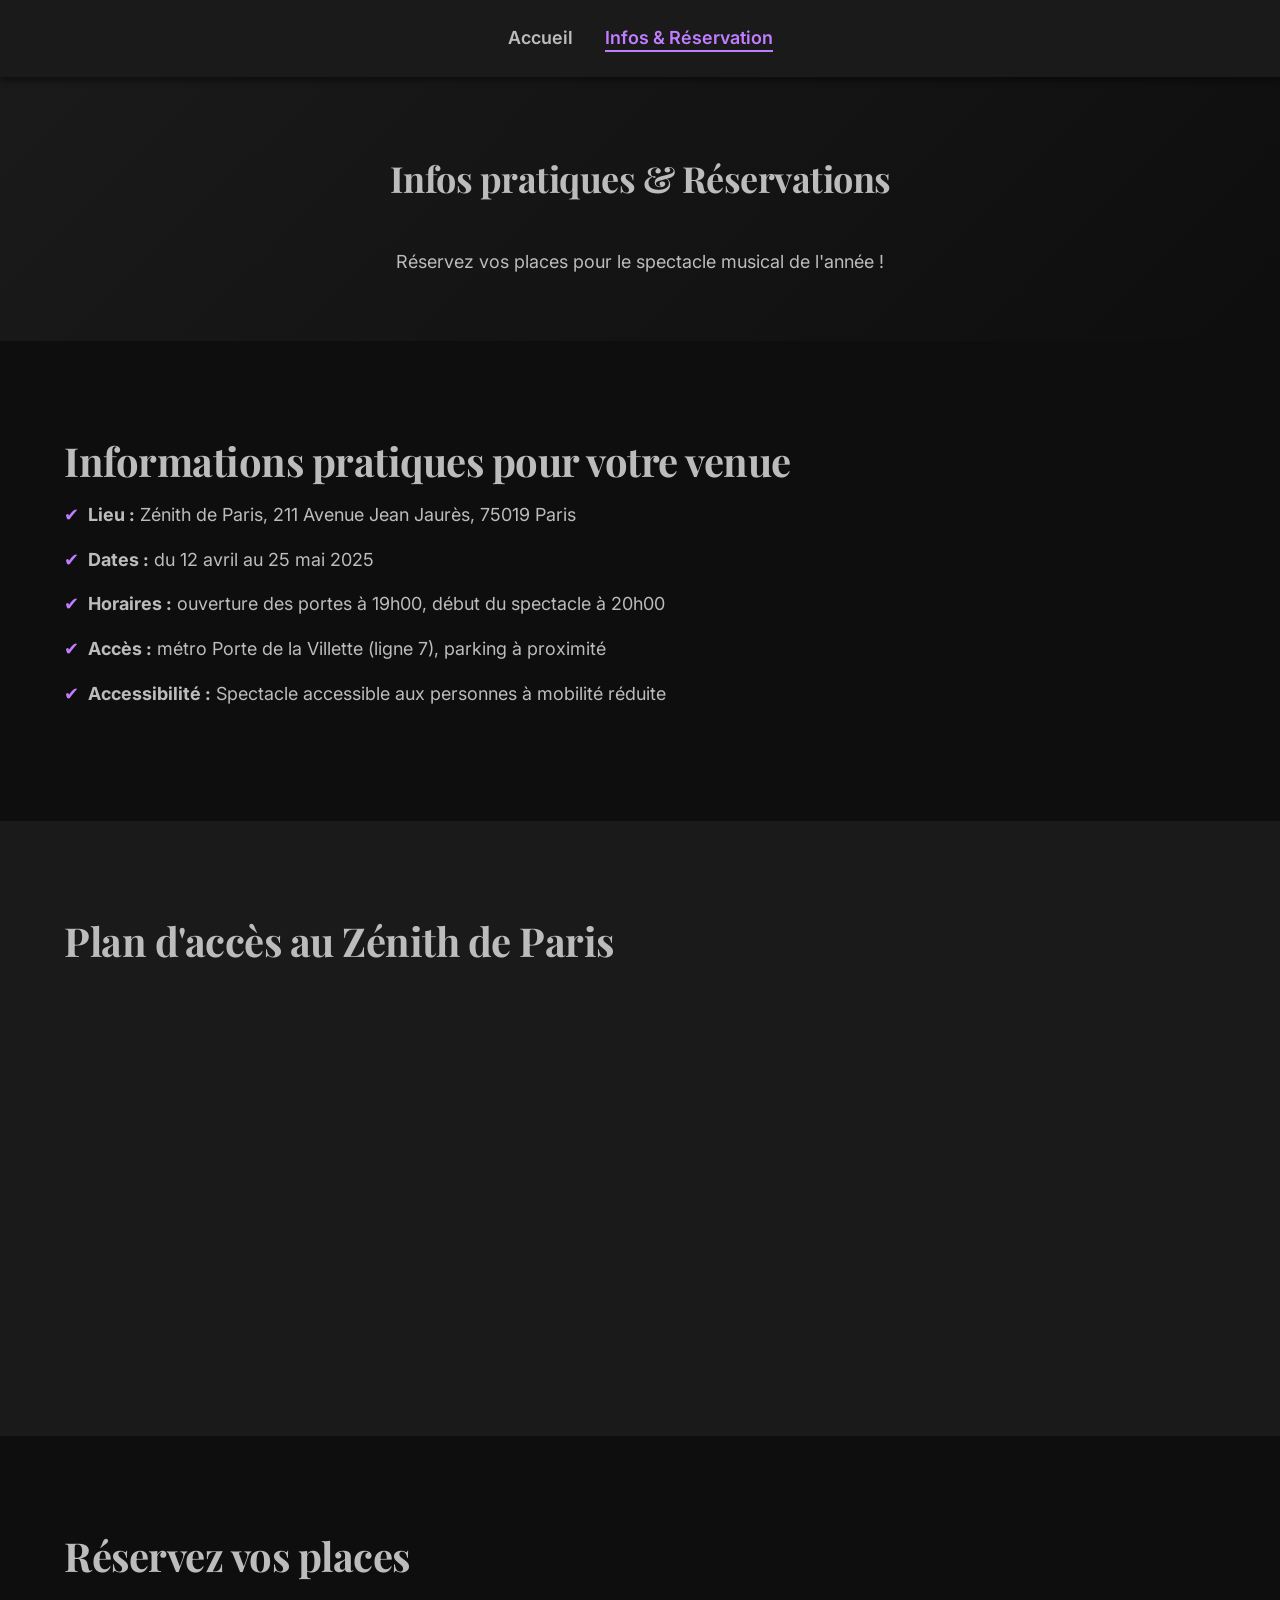
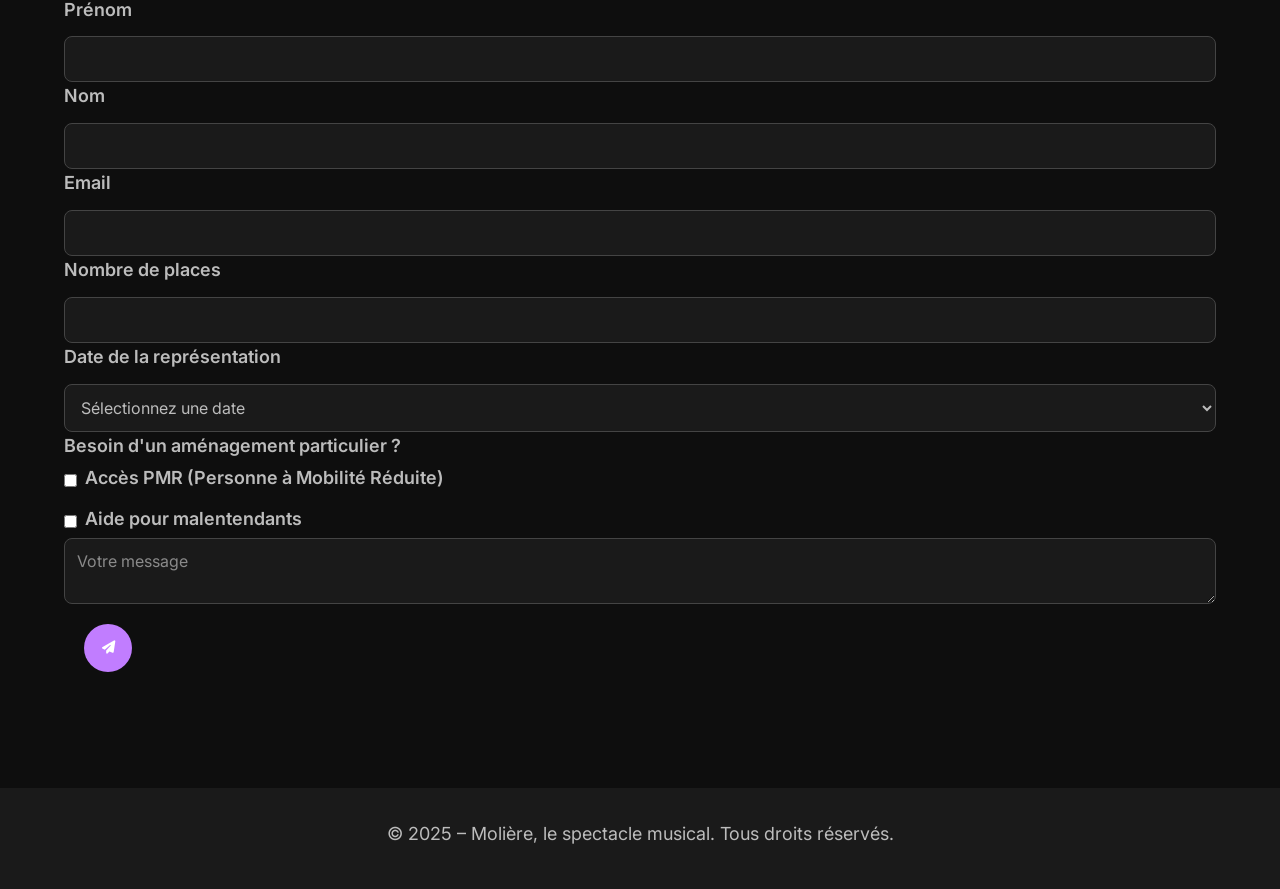
<file: eval-b2-ynov-master/eval-b2-ynov-master/infos.html>
<!DOCTYPE html>
<html lang="fr">
  <head>
    <meta charset="UTF-8" />
    <meta name="viewport" content="width=device-width, initial-scale=1.0" />
    <title>Infos & Réservation – Molière, le spectacle musical</title>

    <link
      href="https://fonts.googleapis.com/css2?family=Inter:wght@400;600;700&family=Playfair+Display:wght@700&display=swap"
      rel="stylesheet"
    />

    <link rel="stylesheet" href="style.css" />
    <link
      rel="stylesheet"
      href="https://cdnjs.cloudflare.com/ajax/libs/font-awesome/6.4.0/css/all.min.css"
      crossorigin="anonymous"
    />
  </head>
  <body>
    <div class="navbar">
      <div class="nav-container">
        <div>
          <a href="index.html">Accueil</a>
        </div>
        <div>
          <a href="infos.html" class="active" aria-current="page"
            >Infos & Réservation</a
          >
        </div>
      </div>
    </div>

    <main id="contenu">
      <!-- En-tête -->
      <header class="hero" role="banner">
        <div class="hero-content container">
          <h1>Infos pratiques & Réservations</h1>
          <p>Réservez vos places pour le spectacle musical de l'année !</p>
        </div>
      </header>

      <!-- Section Infos pratiques -->
      <section
        class="section-intro"
        role="region"
        aria-labelledby="titre-infos"
      >
        <div class="container">
          <h2 id="titre-infos">Informations pratiques pour votre venue</h2>
          <ul class="list-points">
            <li>
              <strong>Lieu :</strong> Zénith de Paris, 211 Avenue Jean Jaurès,
              75019 Paris
            </li>
            <li><strong>Dates :</strong> du 12 avril au 25 mai 2025</li>
            <li>
              <strong>Horaires :</strong> ouverture des portes à 19h00, début du
              spectacle à 20h00
            </li>
            <li>
              <strong>Accès :</strong> métro Porte de la Villette (ligne 7),
              parking à proximité
            </li>
            <li>
              <strong>Accessibilité :</strong> Spectacle accessible aux
              personnes à mobilité réduite
            </li>
          </ul>
        </div>
      </section>

      <!-- Carte d'accès -->
      <section
        class="section-intro alt-bg"
        role="region"
        aria-labelledby="titre-carte"
      >
        <div class="container">
          <h2 id="titre-carte">Plan d'accès au Zénith de Paris</h2>
          <iframe
            src="https://www.google.com/maps/embed?pb=!1m18!1m12!1m3!1d2624.999893892238!2d2.388149315674998!3d48.89751557929109!2m3!1f0!2f0!3f0!3m2!1i1024!2i768!4f13.1!3m3!1m2!1s0x47e66d9d9b0ec9f3%3A0x2b5c5c6db71d93fd!2sZ%C3%A9nith%20Paris%20-%20La%20Villette!5e0!3m2!1sfr!2sfr!4v1616088277517!5m2!1sfr!2sfr"
            width="100%"
            height="350"
            style="border: 0"
            allowfullscreen
            loading="lazy"
            title="Carte du Zénith de Paris"
            tabindex="-1"
          ></iframe>
        </div>
      </section>

      <!-- Formulaire de réservation -->
      <div class="section-intro">
        <div class="container">
          <h2>Réservez vos places</h2>

          <div>
            <div class="form-group">
              <label>Prénom</label>
              <input type="text" name="prenom" />
            </div>

            <div class="form-group">
              <label>Nom</label>
              <input type="text" name="nom" />
            </div>

            <div class="form-group">
              <label>Email</label>
              <input type="email" name="email" />
            </div>

            <div class="form-group">
              <label>Nombre de places</label>
              <input type="number" name="places" />
            </div>

            <div class="form-group">
              <label>Date de la représentation</label>
              <select name="date">
                <option>Sélectionnez une date</option>
                <option>12 avril 2025 - Nantes</option>
                <option>19 avril 2025 - Dijon</option>
                <option>26 avril 2025 - Floirac</option>
                <option>17 mai 2025 - Toulouse</option>
                <option>23-25 mai 2025 - Lille</option>
                <option>21-22 juin 2025 - Caen</option>
              </select>
            </div>

            <fieldset class="form-group">
              <legend>Besoin d'un aménagement particulier ?</legend>
              <div>
                <input
                  type="checkbox"
                  id="pmr"
                  name="accessibilite[]"
                  value="pmr"
                />
                <label for="pmr">Accès PMR (Personne à Mobilité Réduite)</label>
              </div>
              <div>
                <input
                  type="checkbox"
                  id="malentendant"
                  name="accessibilite[]"
                  value="malentendant"
                />
                <label for="malentendant">Aide pour malentendants</label>
              </div>
            </fieldset>

            <div class="form-group">
              <textarea name="message" placeholder="Votre message"></textarea>
            </div>

            <button class="btn">
              <i class="fas fa-paper-plane"></i>
            </button>
          </div>
        </div>
      </div>
    </main>

    <div class="footer">
      <div class="container">
        <p>
          &copy; 2025 – Molière, le spectacle musical. Tous droits réservés.
        </p>
      </div>
    </div>
  </body>
</html>
</file>
<file: eval-b2-ynov-master/eval-b2-ynov-master/style.css>
:root {
  --color-bg: #0e0e0e;
  --color-text: #bcbcbc;
  --color-secondary-text: #8a8a8a;
  --color-accent: #c17dff;
  --color-accent-light: #d6a3ff;
  --color-card-bg: #1a1a1a;
  --color-hover-bg: #292929;
  --color-focus-outline: #c17dff;
  --color-bandeau-bg: #c17dff;
  --color-bandeau-text: #fff;
  --color-footer-bg: #1a1a1a;
  --color-svg: #c17dff;
  --color-focus-bg: transparent;
}

/* RESET + BASE */
*,
*::before,
*::after {
  margin: 0;
  padding: 0;
  box-sizing: border-box;
}

html {
  scroll-behavior: smooth;
  font-size: 100%;
}

body {
  background-color: var(--color-bg);
  color: var(--color-text);
  font-family: "Inter", Arial, sans-serif;
  line-height: 1.6;
  font-size: 1.125rem;
}

/* Typo titres */
h1,
h2,
h3 {
  line-height: 1.2;
  letter-spacing: -0.5px;
  margin-bottom: 1rem;
  font-family: "Playfair Display", serif;
  font-weight: 700;
}

h2 {
  font-size: 2.5rem;
}

h3 {
  font-size: 1.75rem;
}

a {
  color: var(--color-text);
  text-decoration: none;
  transition: color 0.3s ease;
}

a:focus,
a:hover {
  background-color: var(--color-focus-bg);
}

a:focus-visible {
  outline: 3px solid var(--color-focus-outline);
  outline-offset: 4px;
  background-color: var(--color-focus-bg);
}

img {
  max-width: 100%;
  height: auto;
  display: block;
  border-radius: 0.5rem;
  object-fit: cover;
}

/* CONTAINER */
.container {
  width: 90%;
  max-width: 1200px;
  margin: 0 auto;
}

/* NAVBAR */
.navbar {
  background-color: var(--color-card-bg);
  padding: 1.5rem 0;
  position: sticky;
  top: 0;
  z-index: 1000;
  box-shadow: 0 4px 6px rgba(0, 0, 0, 0.4);
}

.nav-container {
  display: flex;
  justify-content: center;
  gap: 2rem;
}

.navbar a {
  font-size: 1.125rem;
  font-weight: 600;
  position: relative;
}

.navbar a::after {
  content: "";
  position: absolute;
  width: 0%;
  height: 2px;
  background: var(--color-accent);
  left: 0;
  bottom: -4px;
  transition: width 0.3s ease;
}

.navbar a:hover::after,
.navbar a.active::after {
  width: 100%;
}

.navbar a.active {
  color: var(--color-accent);
}

/* HERO */
.hero {
  background: linear-gradient(135deg, var(--color-card-bg), var(--color-bg));
  padding: 5rem 0 4rem 0;
  position: relative;
  overflow: hidden;
  text-align: center;
}

.svg-decoration {
  position: absolute;
  top: 0;
  left: 0;
  width: 100%;
  opacity: 0.3;
  pointer-events: none;
}

.svg-decoration path {
  fill: var(--color-svg);
}

.hero-content {
  position: relative;
  z-index: 1;
  display: flex;
  flex-direction: column;
  align-items: center;
  gap: 2rem;
}

.hero-image {
  max-width: 600px;
  width: 100%;
}

.hero-text h1 {
  font-size: 3rem;
}

.hero-text p {
  font-size: 1.25rem;
  color: var(--color-accent);
}

/* BOUTONS */
.btn {
  display: inline-flex;
  align-items: center;
  gap: 0.75rem;
  background-color: var(--color-accent);
  color: var(--color-bandeau-text);
  padding: 0.75rem 1.5rem;
  border-radius: 50px;
  font-weight: bold;
  transition: background 0.3s ease;
  font-family: "Inter", sans-serif;
  margin: 20px;
}

.btn:hover,
.btn:focus {
  background-color: var(--color-accent-light);
  color: var(--color-bandeau-text);
  outline: none;
  outline-offset: 0;
}

/* BANDEAUX */
.bandeau-citation,
.bandeau-story {
  background-color: var(--color-bandeau-bg);
  color: var(--color-bandeau-text);
  text-align: center;
  padding: 2.5rem;
  font-weight: bold;
  font-size: 1.2rem;
}

.bandeau-citation p,
.bandeau-story p {
  text-align: center;
}

/* SECTIONS */
.section-intro {
  padding: 6rem 0;
}

.section-chiffres {
  padding: 6rem 0;
}

.alt-bg {
  background-color: var(--color-card-bg);
}

.section-intro img.section-image {
  width: 100%;
  max-width: 500px;
  margin: 0 auto;
  display: block;
}

/* GRID SYSTEM */
.grid-2 {
  display: grid;
  grid-template-columns: 1fr 1fr;
  gap: 3rem;
  align-items: center;
}

@media (max-width: 768px) {
  .grid-2 {
    grid-template-columns: 1fr;
    text-align: center;
  }
}

/* LISTES */
.list-points {
  list-style: none;
  padding: 0;
}

.list-points li {
  position: relative;
  padding-left: 1.5rem;
  margin-bottom: 1rem;
}

.list-points li::before {
  content: "✔";
  position: absolute;
  left: 0;
  color: var(--color-accent);
}

/* CARDS */
.cards {
  display: grid;
  grid-template-columns: repeat(auto-fit, minmax(250px, 1fr));
  gap: 2rem;
}

.card {
  background-color: var(--color-hover-bg);
  padding: 2rem;
  border-radius: 1rem;
  text-align: center;
  transition: transform 0.3s ease, background 0.3s ease;
  border: 1px solid #444;
  display: flex;
  flex-direction: column;
  align-items: center;
  height: 100%;
}

.card img {
  width: 150px;
  height: 150px;
  object-fit: cover;
  border-radius: 50%;
  margin-bottom: 1rem;
}

.card i {
  font-size: 2rem;
  margin-bottom: 1rem;
  color: var(--color-accent);
}

.card:hover,
.card:focus-within {
  transform: translateY(-5px);
  background-color: #444;
}

.card h3 {
  margin-bottom: 0.5rem;
  font-family: "Playfair Display", serif;
}

.card p {
  color: var(--color-secondary-text);
  font-family: "Inter", sans-serif;
}

/* GALLERY */
.gallery {
  display: grid;
  grid-template-columns: repeat(auto-fit, minmax(300px, 1fr));
  gap: 1.5rem;
  align-items: center;
}

.gallery img {
  width: 100%;
  height: 250px;
  object-fit: cover;
  border-radius: 0.5rem;
}

/* RESEAUX SOCIAUX */
.section-reseaux {
  padding: 4rem 0;
}

.section-reseaux h3 {
  text-align: center;
}

.reseaux-links {
  display: flex;
  flex-wrap: wrap;
  justify-content: center;
  gap: 2rem;
}

.reseaux-links a {
  display: inline-flex;
  align-items: center;
  gap: 0.75rem;
  background-color: var(--color-card-bg);
  padding: 0.75rem 1.5rem;
  border-radius: 50px;
  font-weight: bold;
  transition: background 0.3s ease, transform 0.3s ease;
}

.reseaux-links a i {
  color: var(--color-accent);
}

.reseaux-links a:hover,
.reseaux-links a:focus {
  background-color: var(--color-hover-bg);
  transform: translateY(-2px);
  outline: 3px solid var(--color-focus-outline);
  outline-offset: 4px;
}

/* FOOTER */
.footer {
  background-color: var(--color-footer-bg);
  padding: 2rem 0;
  text-align: center;
  color: var(--color-text);
}

.footer p {
  margin-bottom: 0.5rem;
}

/* FORMULAIRE */

.form-reservation {
  display: flex;
  flex-direction: column;
  gap: 1.5rem;
  margin-top: 2rem;
}

.form-group,
fieldset.form-group {
  display: flex;
  flex-direction: column;
  gap: 0.5rem;
}

.form-group label,
fieldset.form-group legend {
  font-weight: 600;
  font-family: "Inter", sans-serif;
  margin-bottom: 0.25rem;
}

input[type="text"],
input[type="email"],
input[type="number"],
select,
textarea {
  width: 100%;
  padding: 0.75rem;
  border-radius: 0.5rem;
  border: 1px solid #444;
  background-color: var(--color-card-bg);
  color: var(--color-text);
  font-family: "Inter", sans-serif;
  font-size: 1rem;
}

fieldset.form-group {
  border: none;
  padding: 0;
  margin: 0;
}

fieldset.form-group div {
  display: flex;
  align-items: center;
  gap: 0.5rem;
}

fieldset.form-group input[type="checkbox"] {
  width: auto;
  height: auto;
}

textarea {
  resize: vertical;
}

.section-intro input::placeholder,
.section-intro textarea::placeholder {
  color: var(--color-secondary-text);
}

.section-intro input:focus,
.section-intro select:focus,
.section-intro textarea:focus {
  outline: none;
  background-color: var(--color-card-bg);
}

.section-intro .btn {
  display: inline-flex;
  align-items: center;
  justify-content: center;
  background-color: var(--color-accent);
  color: var(--color-bandeau-text);
  padding: 0.75rem;
  border-radius: 50%;
  width: 3rem;
  height: 3rem;
  border: none;
  cursor: pointer;
  transition: background 0.3s ease;
}

.section-intro .btn:hover,
.section-intro .btn:focus {
  background-color: var(--color-accent);
  outline: none;
}

/* Responsive */
@media (max-width: 768px) {
  h2 {
    font-size: 2rem;
  }

  .hero-text h1 {
    font-size: 2.2rem;
  }

  .hero-image {
    max-width: 90%;
  }

  .navbar ul {
    gap: 1rem;
    flex-wrap: wrap;
  }

  .form-reservation {
    gap: 1rem;
  }

  button[type="submit"] {
    width: 100%;
    justify-content: center;
  }
}
</file>
